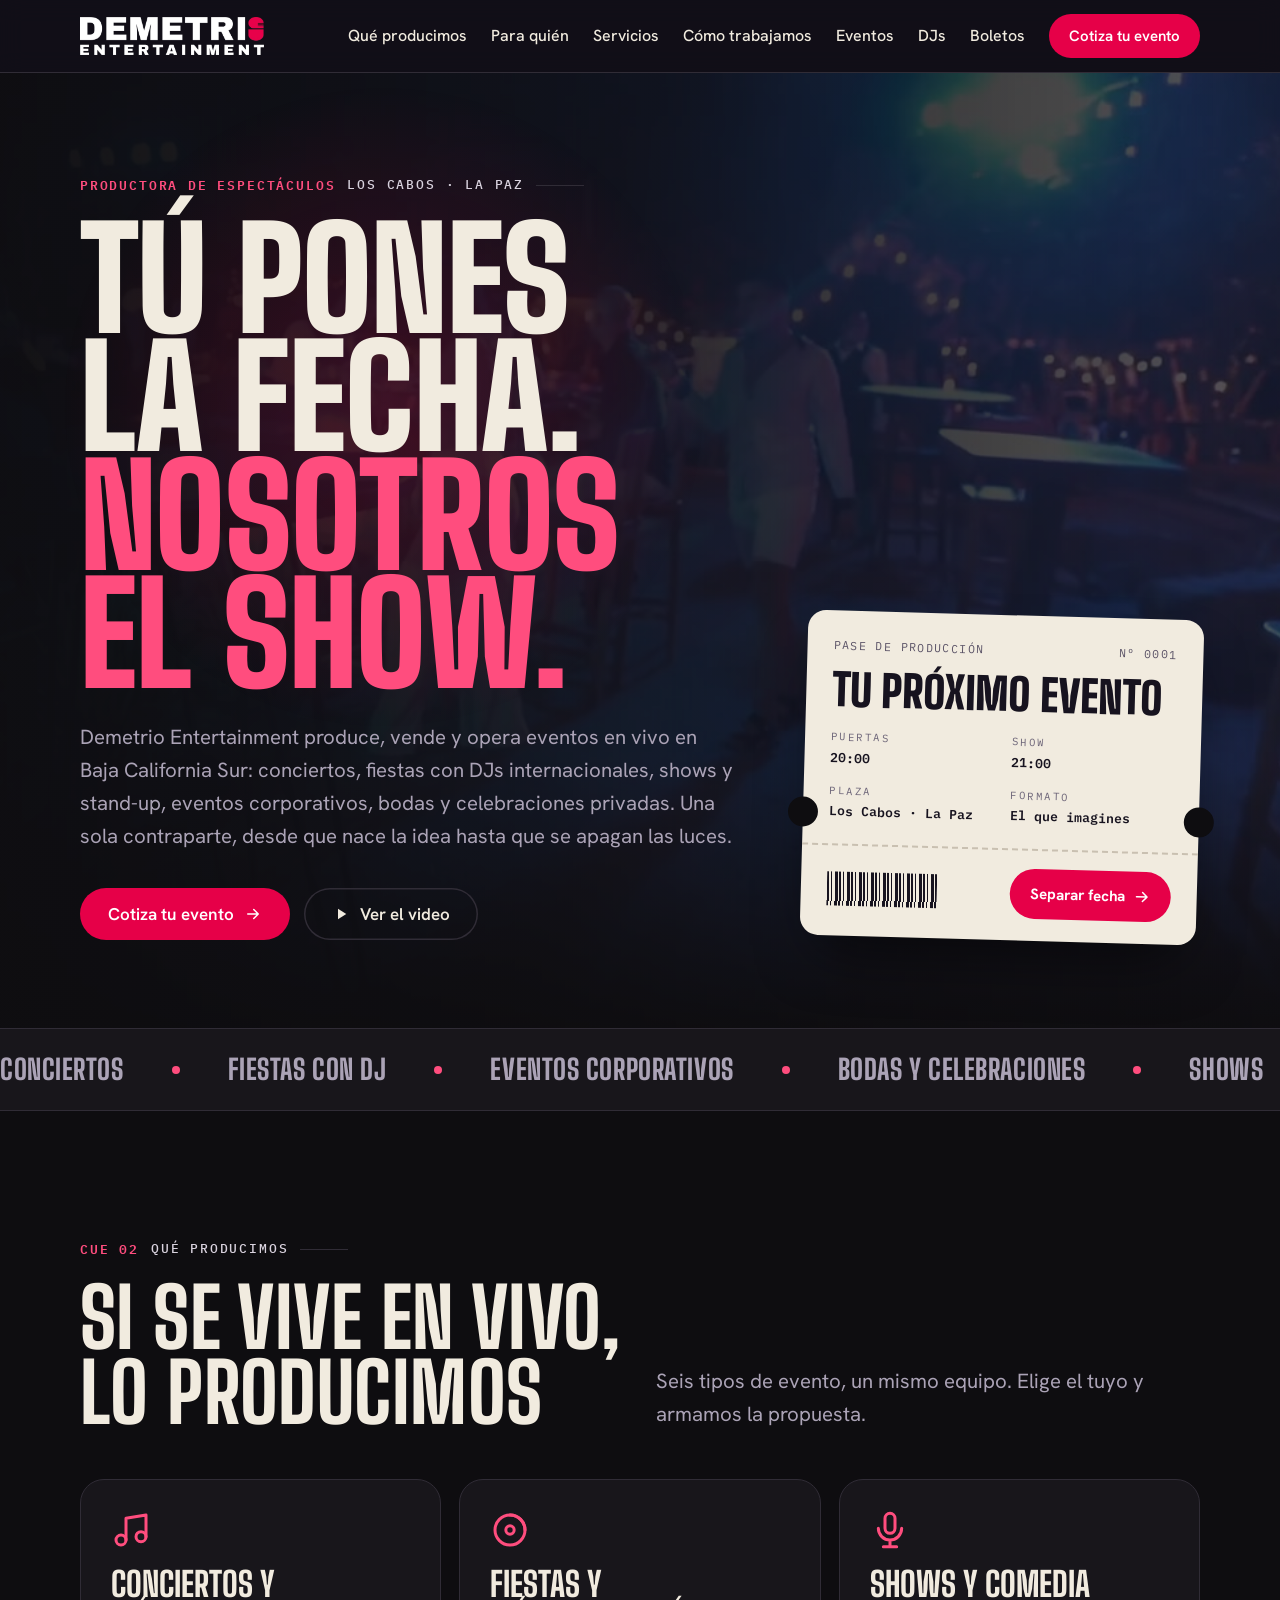
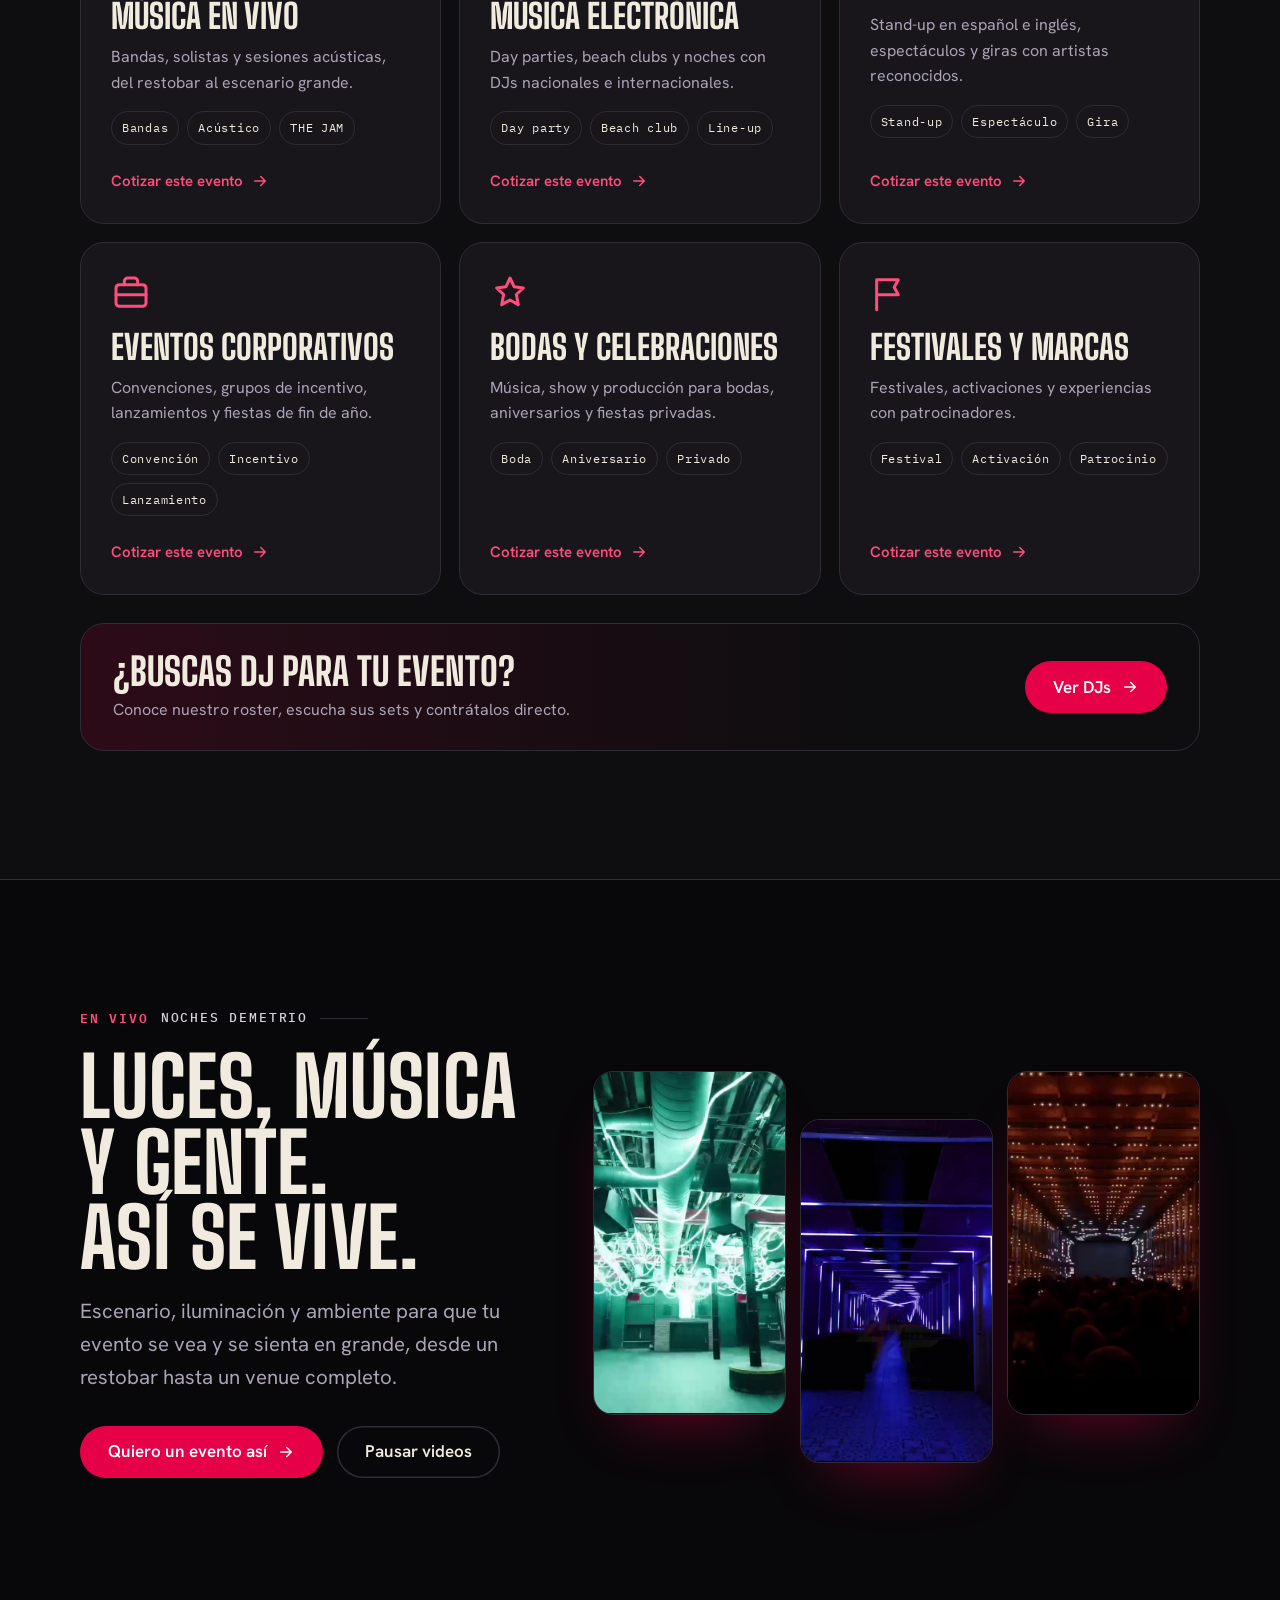
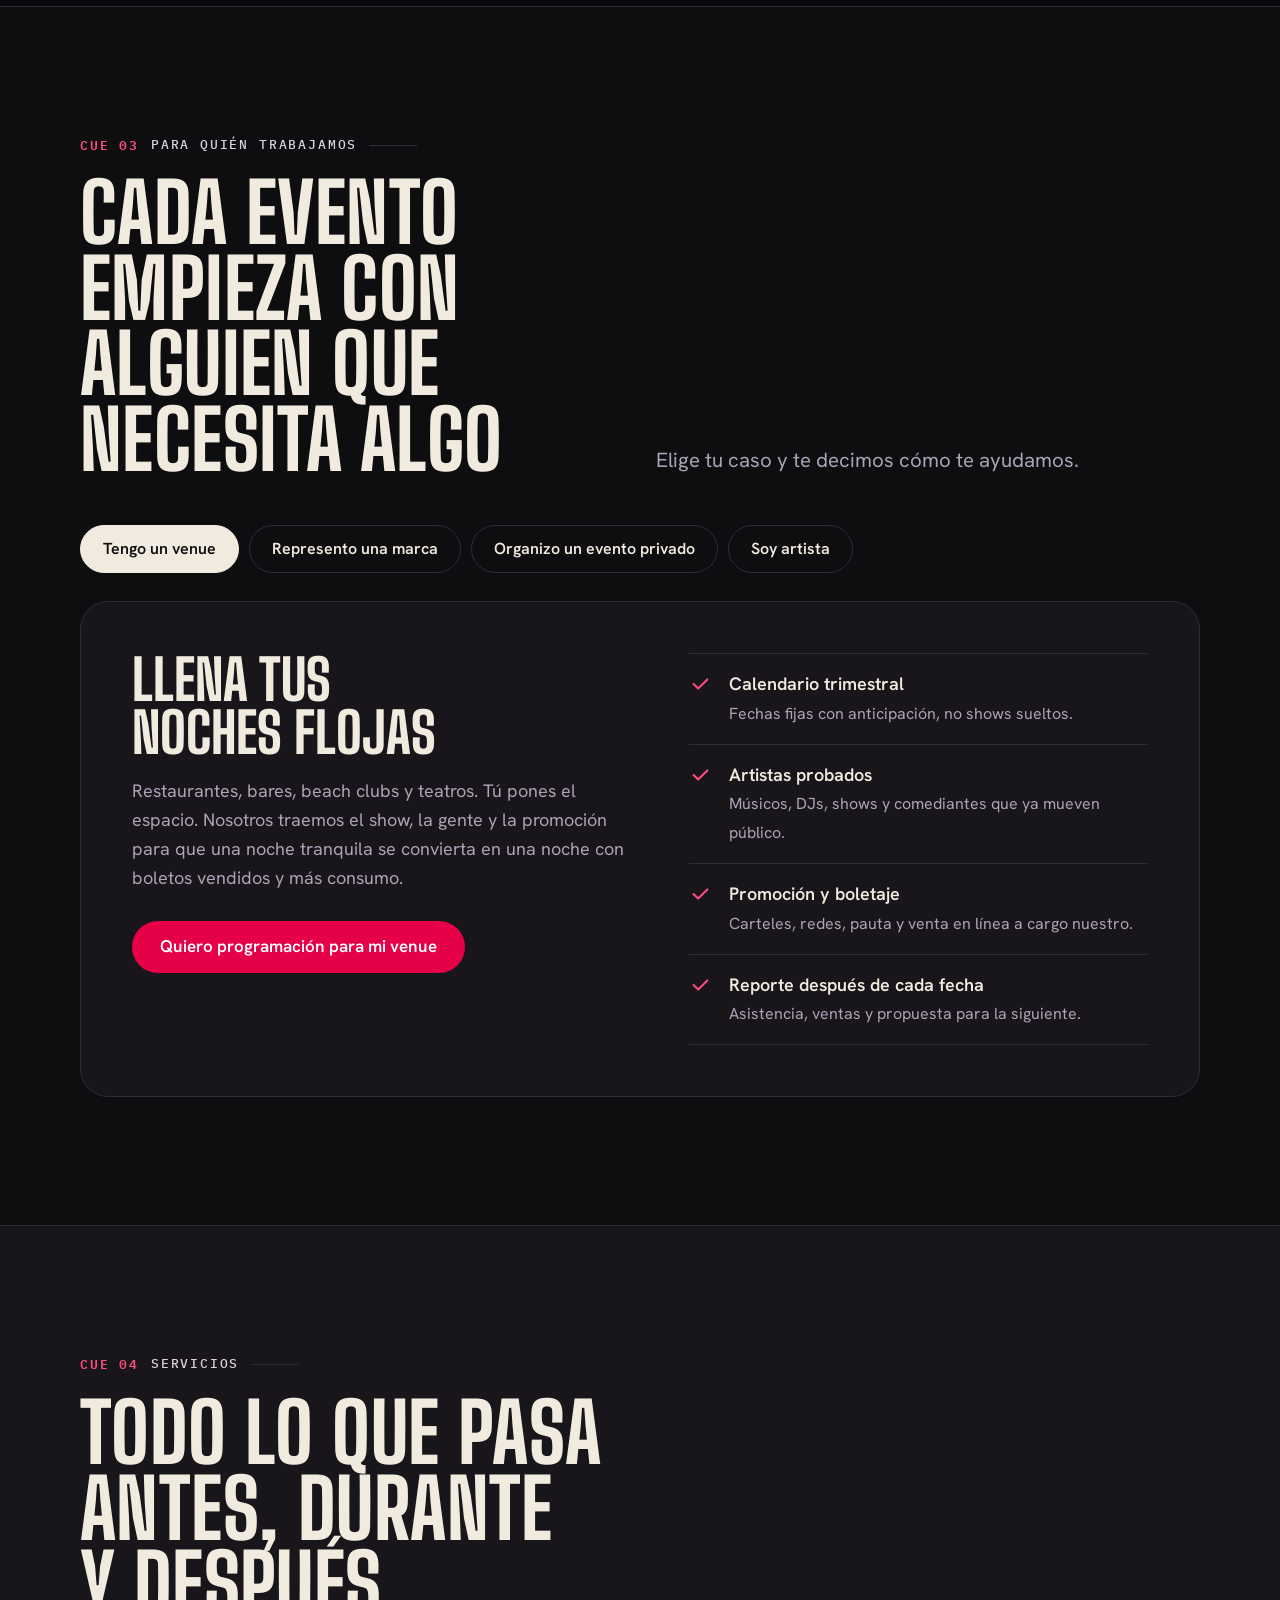
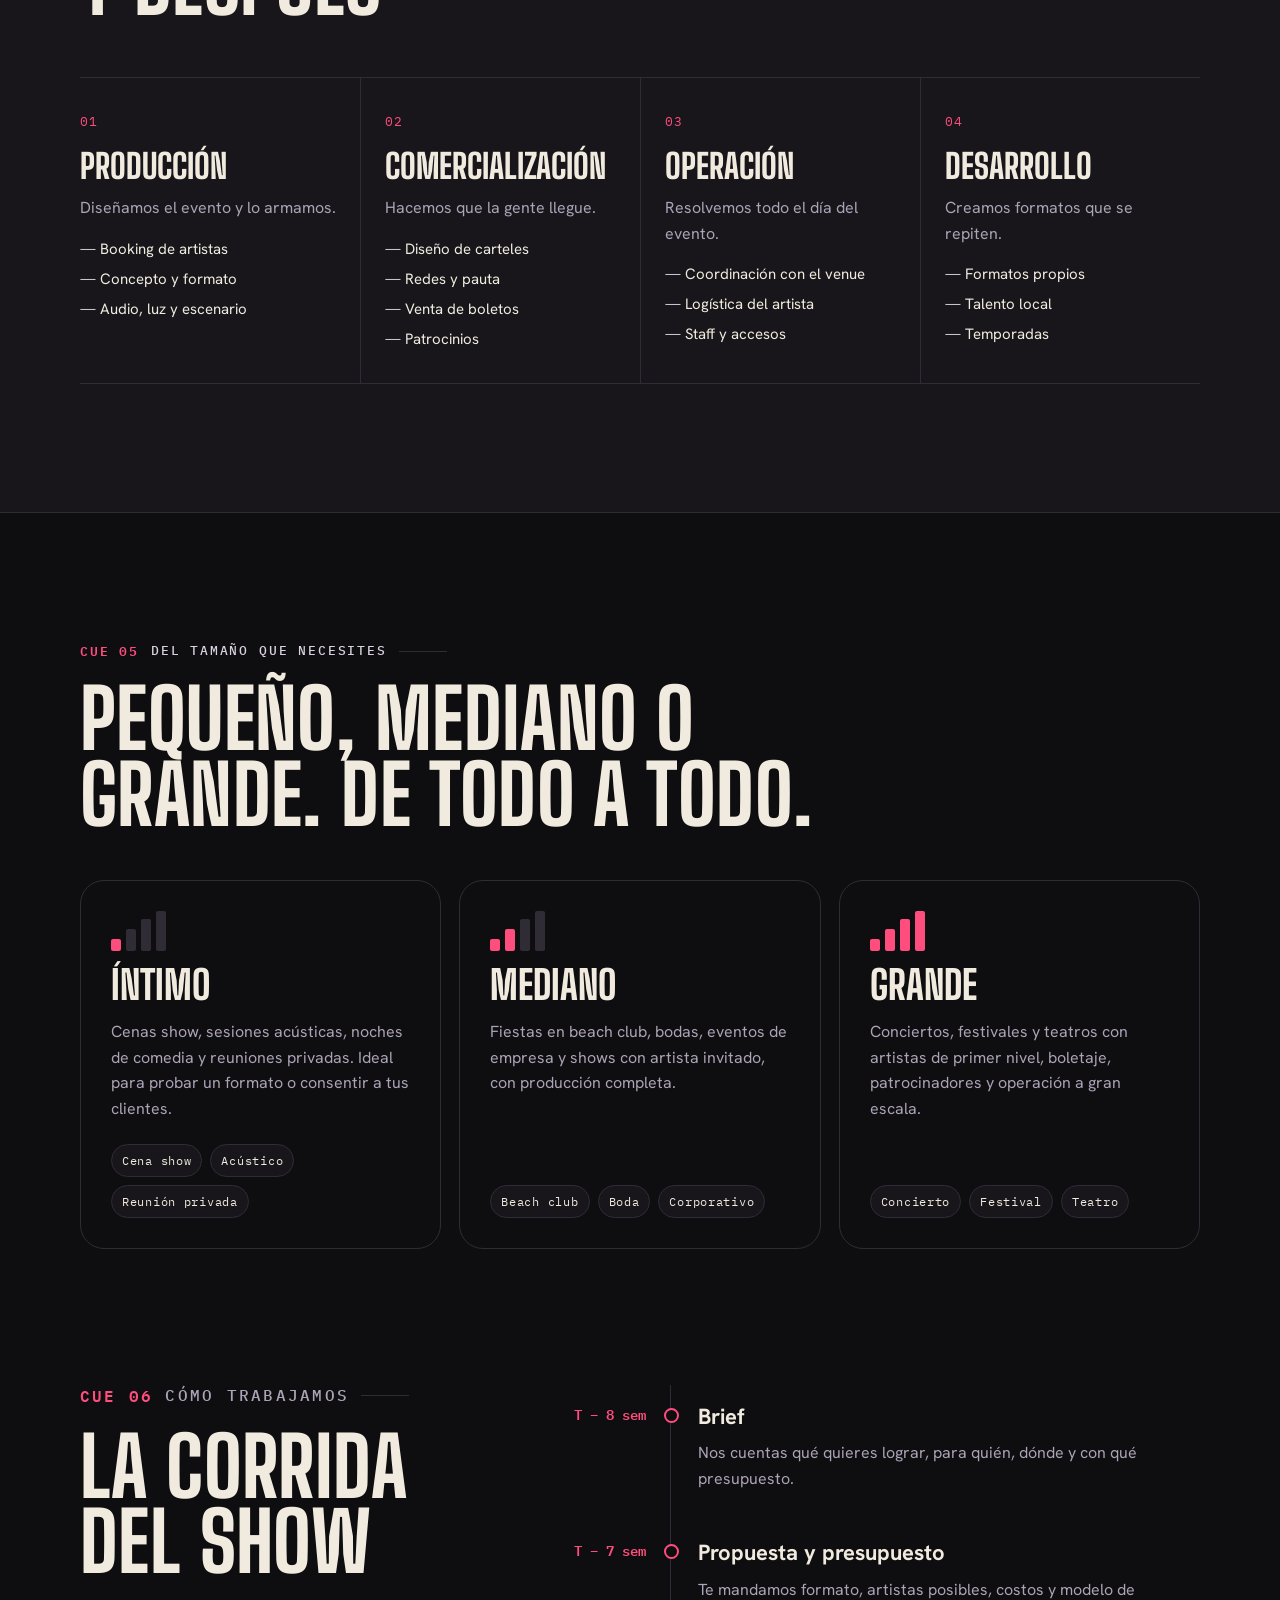
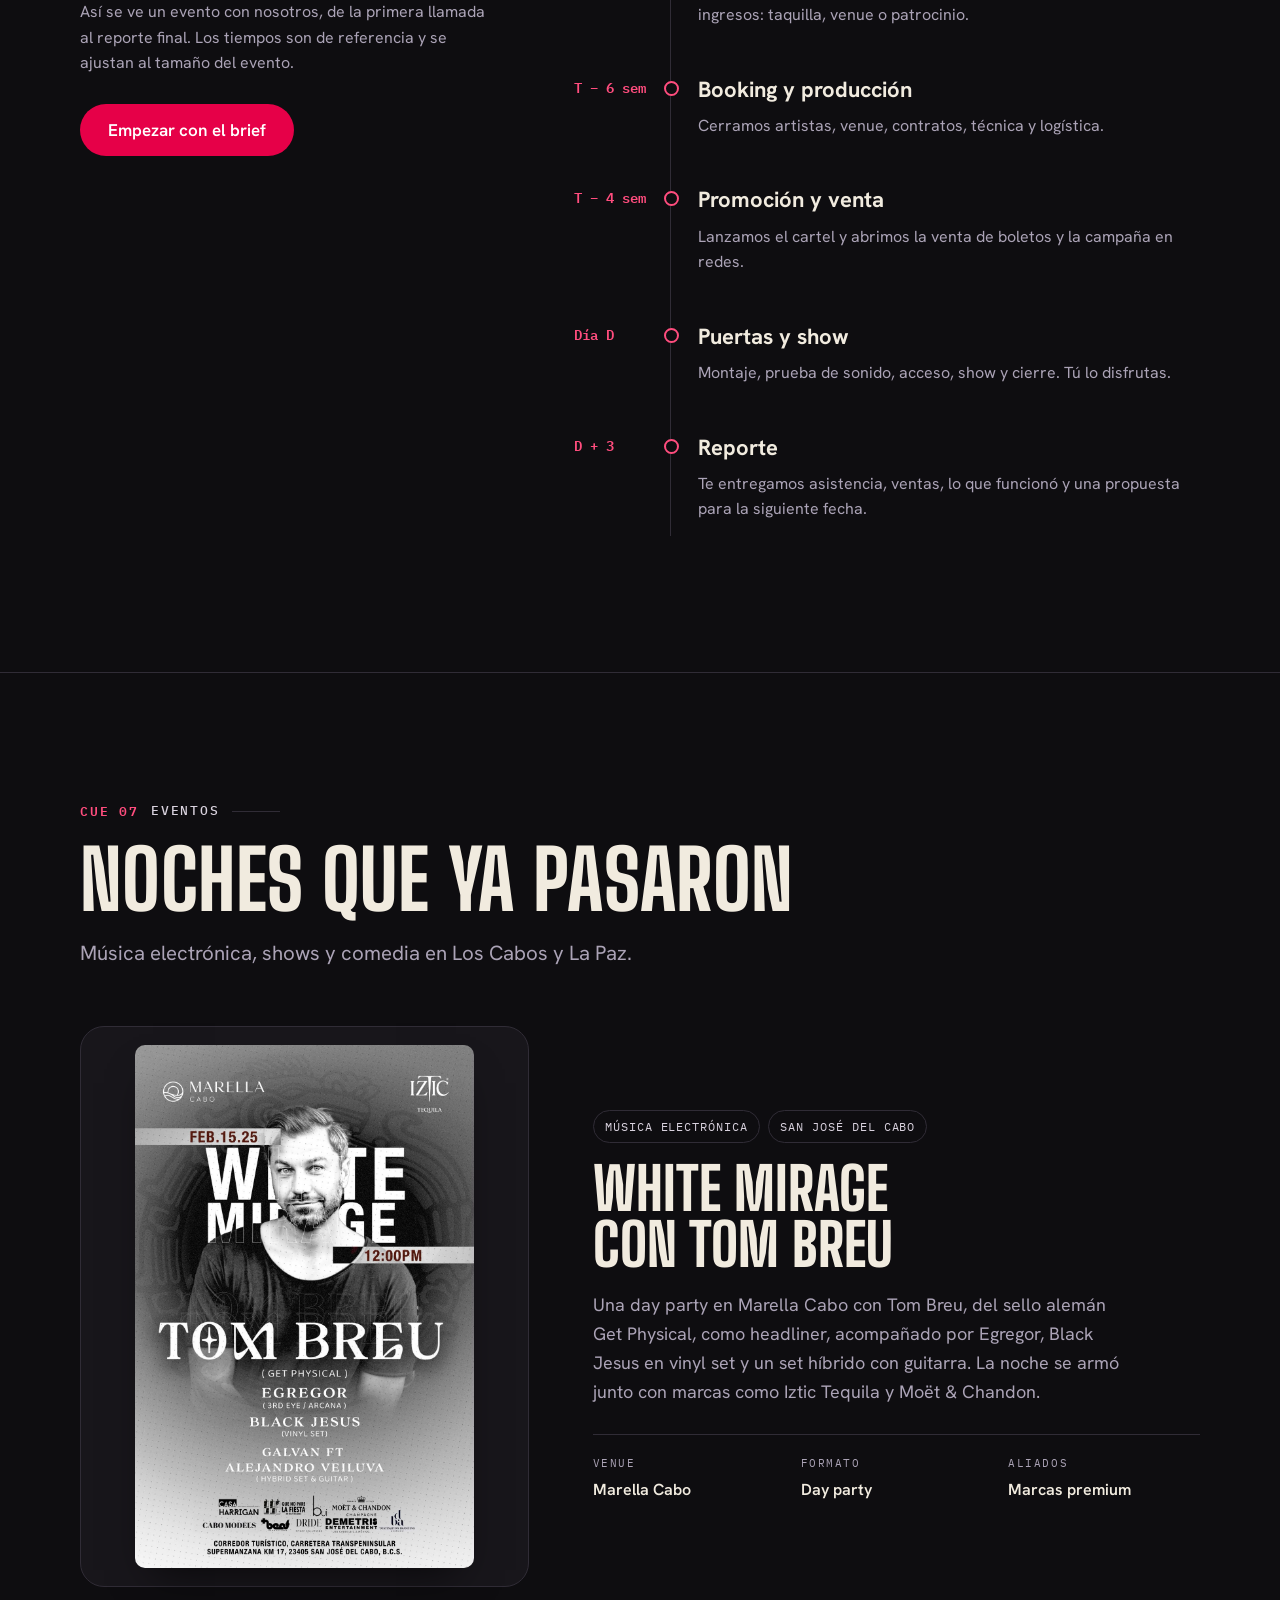
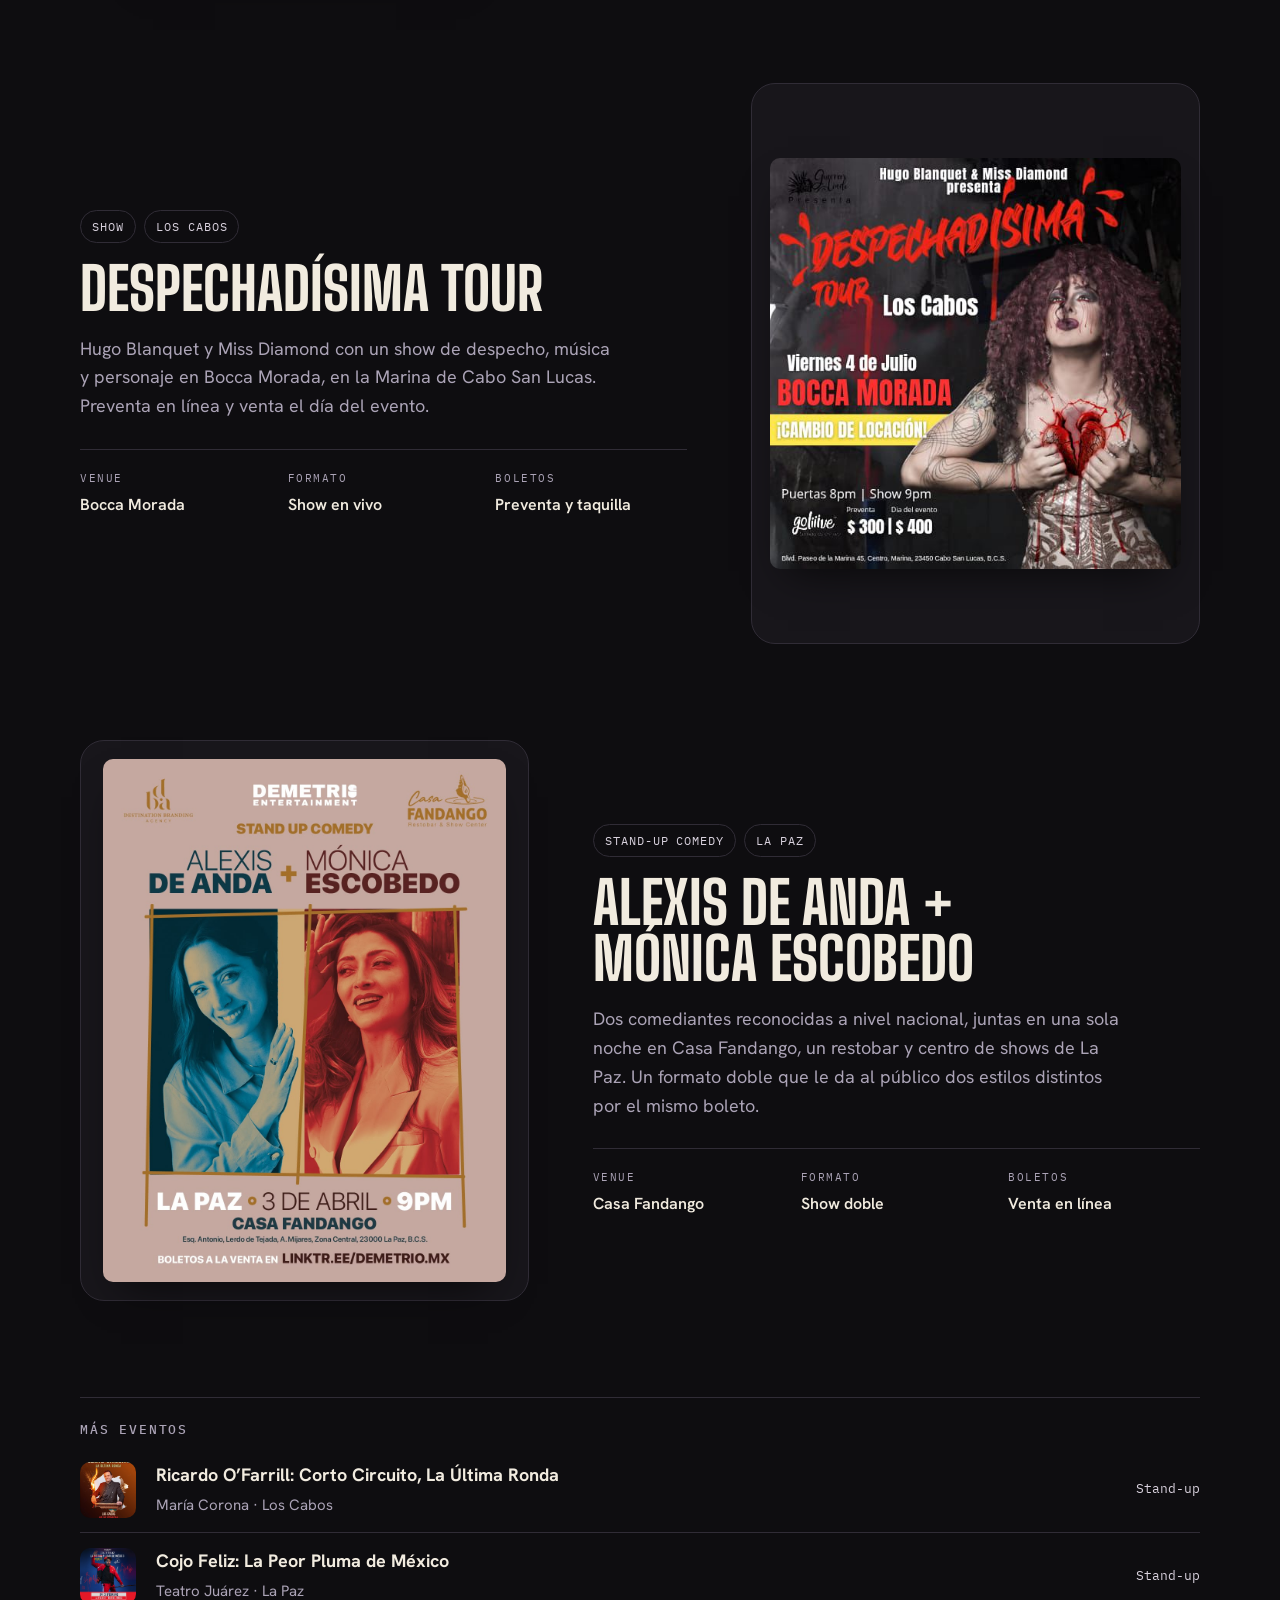
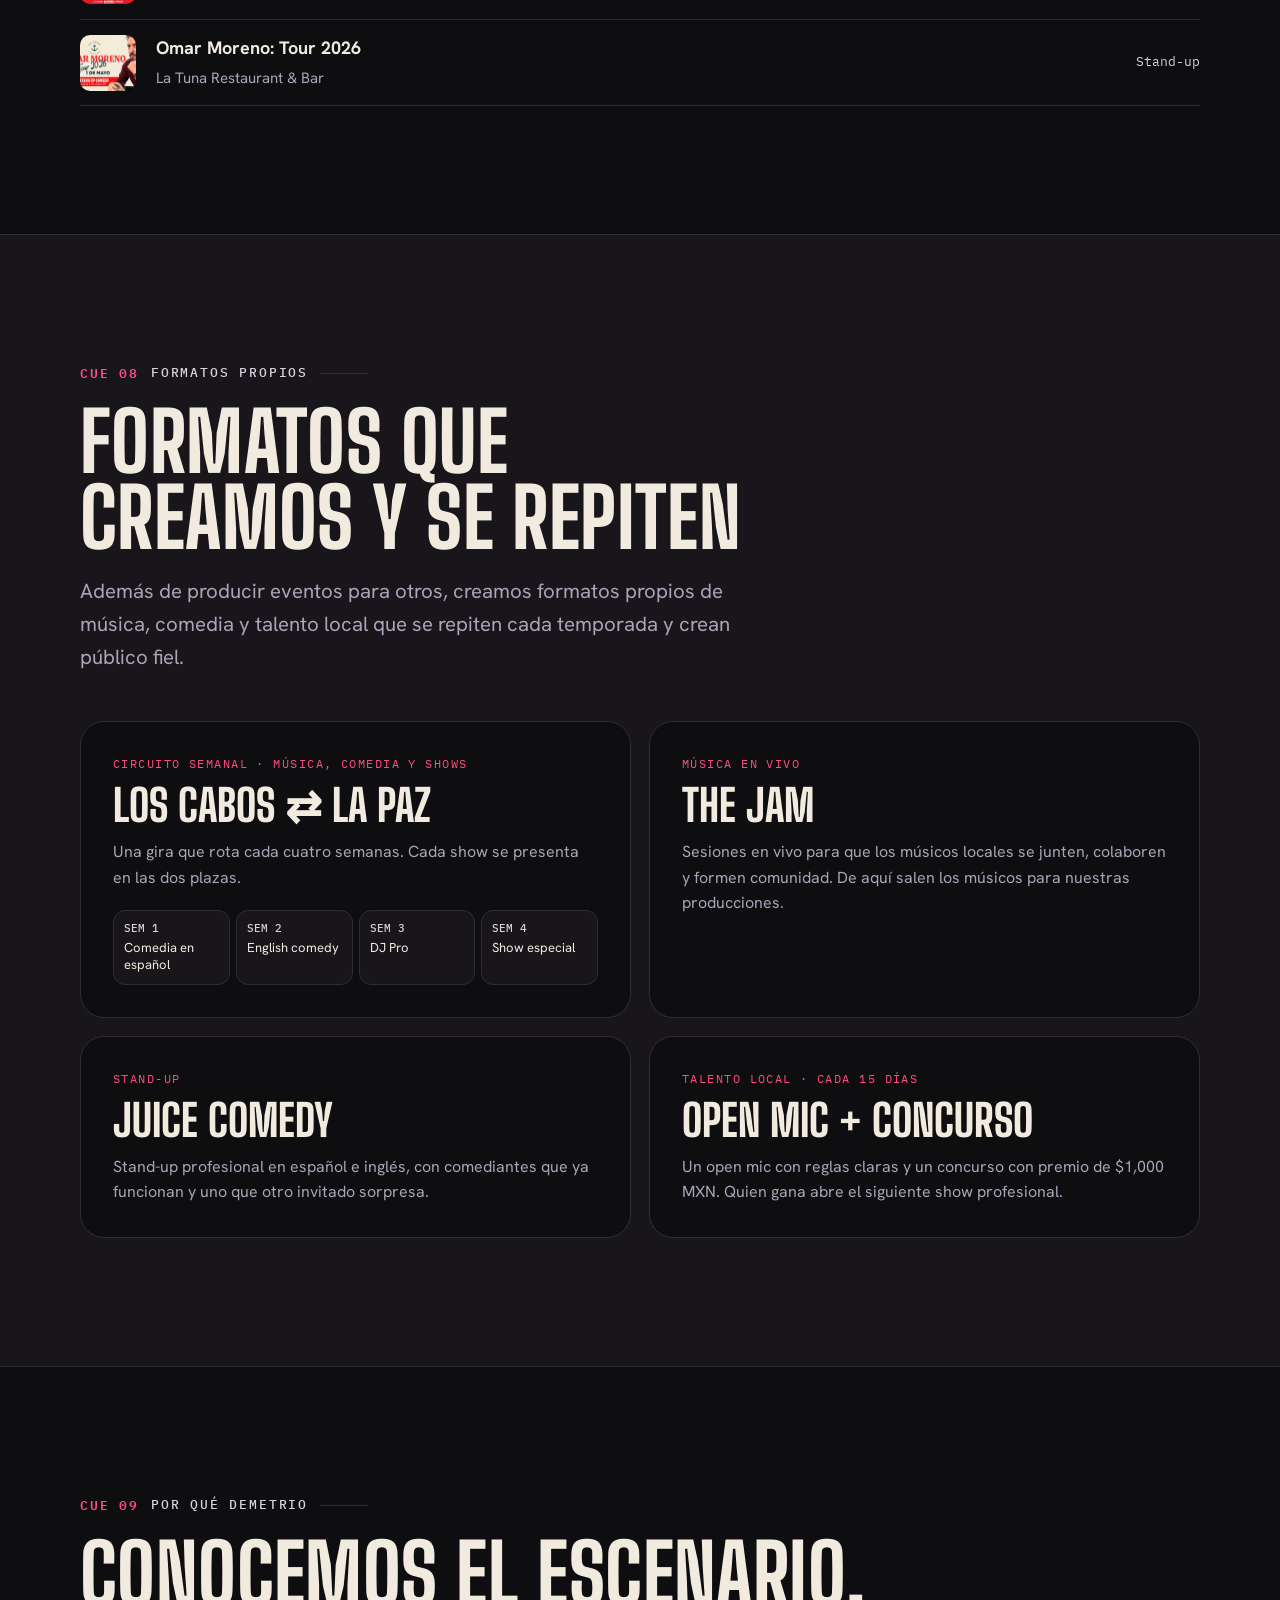
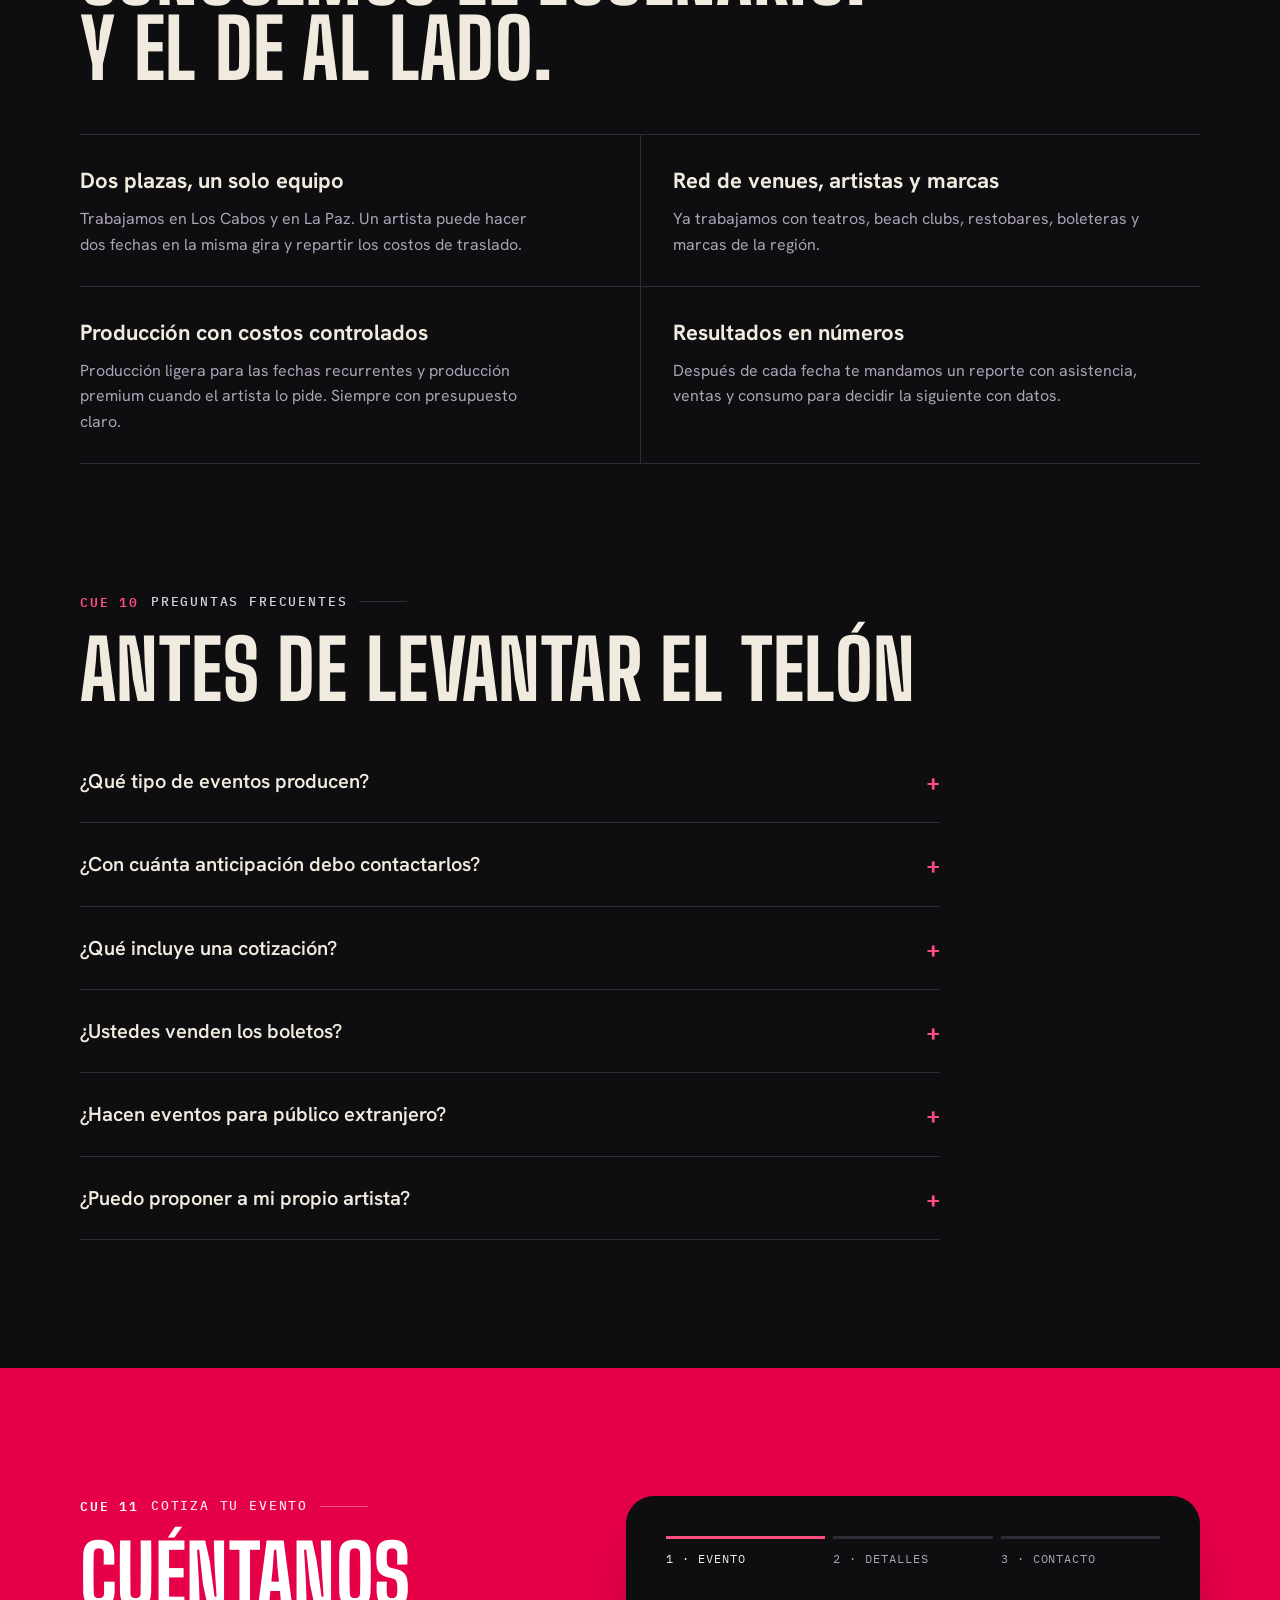
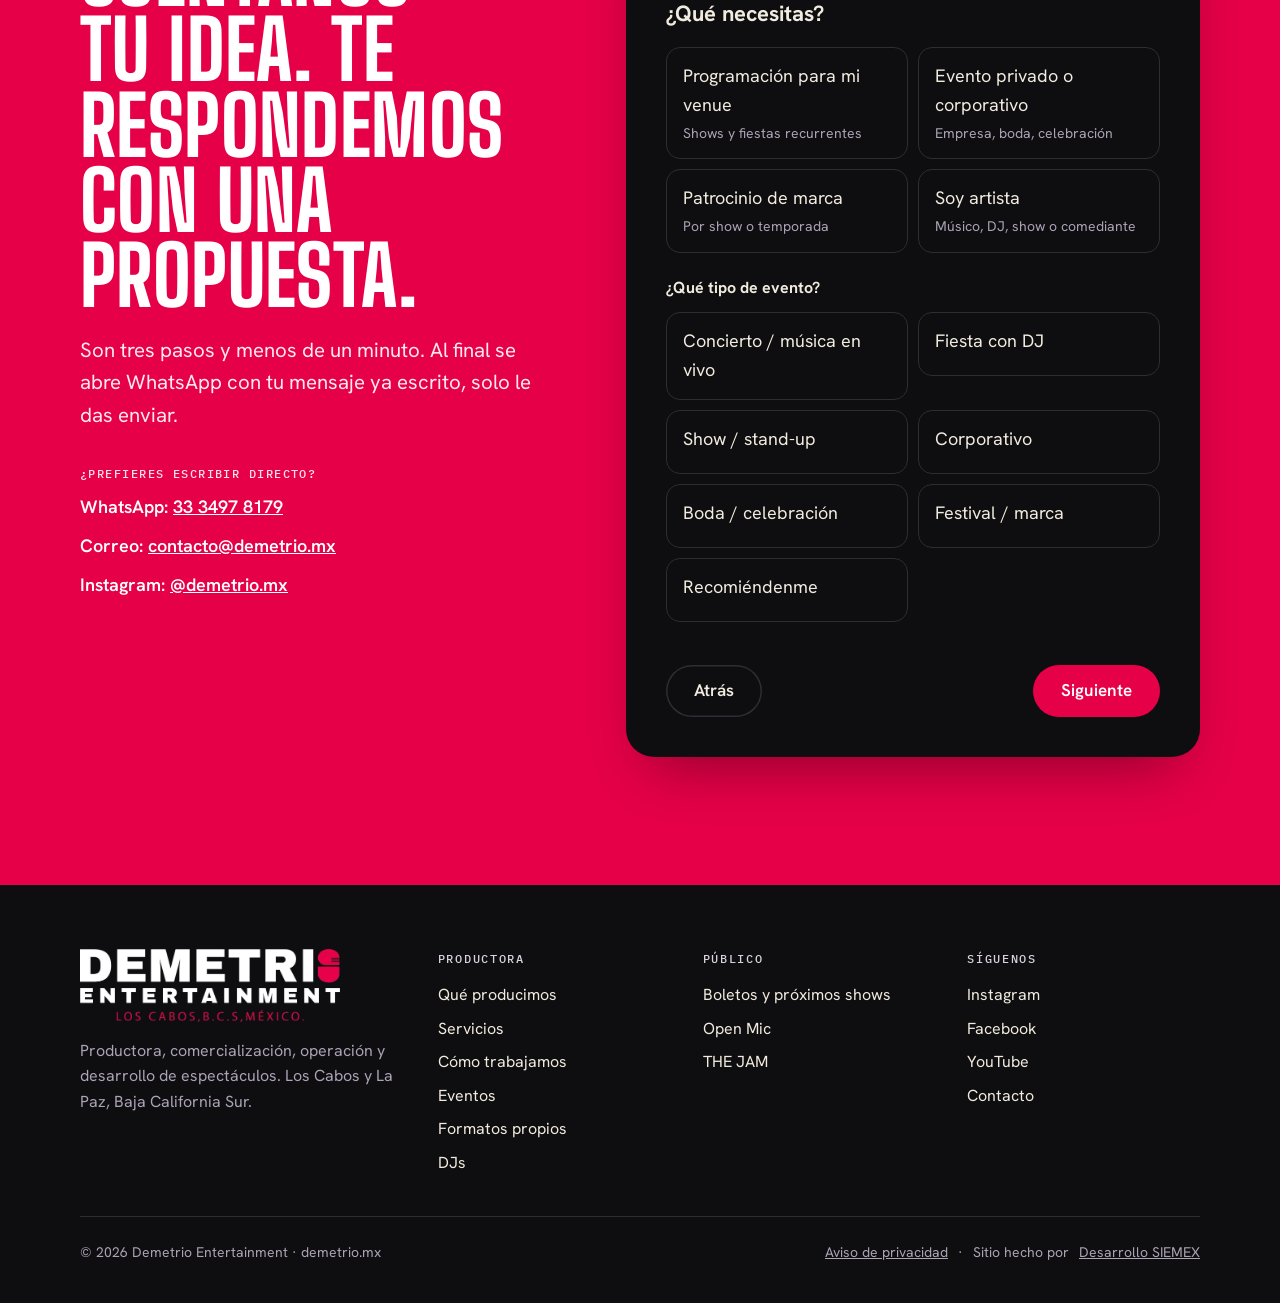
<file: index.html>
<!DOCTYPE html>
<html lang="es">
<head>
<meta charset="utf-8">
<meta name="viewport" content="width=device-width, initial-scale=1">
<title>Demetrio Entertainment</title>
<meta name="description" content="Demetrio Entertainment produce, comercializa y opera espectáculos en Los Cabos y La Paz: conciertos, fiestas con DJs, shows, eventos corporativos, bodas y celebraciones privadas.">
<meta property="og:title" content="Demetrio Entertainment · Productora de espectáculos en Los Cabos y La Paz">
<meta property="og:description" content="Conciertos, fiestas, shows, eventos corporativos y celebraciones en Los Cabos y La Paz. Producción, venta y operación de principio a fin.">
<meta property="og:url" content="https://demetrio.mx/">
<meta property="og:type" content="website">
<meta property="og:locale" content="es_MX">
<meta property="og:site_name" content="Demetrio Entertainment">
<meta property="og:image" content="https://demetrio.mx/og-image.jpg?v=2">
<meta property="og:image:width" content="1200">
<meta property="og:image:height" content="630">
<meta property="og:image:alt" content="Demetrio Entertainment: Tú pones la fecha. Nosotros el show.">
<meta name="twitter:card" content="summary_large_image">
<meta name="theme-color" content="#0E0D10">
<link rel="canonical" href="https://demetrio.mx/">
<link rel="icon" href="/favicon.ico?v=2" sizes="any">
<link rel="icon" type="image/png" sizes="32x32" href="/favicon-32.png?v=2">
<link rel="apple-touch-icon" href="/apple-touch-icon.png?v=2">
<link rel="preconnect" href="https://fonts.googleapis.com">
<link rel="preconnect" href="https://fonts.gstatic.com" crossorigin>
<link href="https://fonts.googleapis.com/css2?family=Big+Shoulders+Display:wght@700;800;900&family=Hanken+Grotesk:wght@400;500;600;700&family=IBM+Plex+Mono:wght@400;500;600&display=swap" rel="stylesheet">
<script type="application/ld+json">
{
 "@context": "https://schema.org",
 "@type": "Organization",
 "@id": "https://demetrio.mx/#org",
 "name": "Demetrio Entertainment",
 "url": "https://demetrio.mx/",
 "logo": "https://demetrio.mx/assets/brand/logo-demetrio-full.png",
 "image": "https://demetrio.mx/og-image.jpg",
 "description": "Productora de espectáculos en Los Cabos y La Paz, Baja California Sur: conciertos, fiestas con DJs, shows y stand-up, eventos corporativos, bodas y celebraciones privadas.",
 "email": "contacto@demetrio.mx",
 "telephone": "+52 33 3497 8179",
 "areaServed": [
  {
   "@type": "City",
   "name": "Los Cabos"
  },
  {
   "@type": "City",
   "name": "La Paz"
  },
  {
   "@type": "State",
   "name": "Baja California Sur"
  }
 ],
 "sameAs": [
  "https://www.facebook.com/demetrio.mx",
  "https://www.instagram.com/demetrio.mx",
  "https://www.youtube.com/@demetriocabo8282"
 ],
 "contactPoint": {
  "@type": "ContactPoint",
  "contactType": "Contrataciones y cotizaciones",
  "telephone": "+52 33 3497 8179",
  "email": "contacto@demetrio.mx",
  "availableLanguage": [
   "es",
   "en"
  ]
 }
}
</script>
<link rel="stylesheet" href="/assets/css/site.css?v=5">
</head>
<body>

<header class="nav">
  <div class="wrap nav-in">
    <a class="logo" href="#inicio"><img src="assets/brand/logo-demetrio.png" alt="Demetrio Entertainment" width="184" height="38"></a>
    <button class="menu-btn" id="menuBtn" aria-expanded="false" aria-controls="navLinks">Menú</button>
    <nav class="links" id="navLinks" aria-label="Principal">
      <a href="#que-producimos">Qué producimos</a>
      <a href="#para-quien">Para quién</a>
      <a href="#servicios">Servicios</a>
      <a href="#proceso">Cómo trabajamos</a>
      <a href="#eventos">Eventos</a>
      <a href="/djs/">DJs</a>
      <a href="https://linktr.ee/demetrio.mx">Boletos</a>
      <a class="btn btn-primary" href="#cotiza">Cotiza tu evento</a>
    </nav>
  </div>
</header>

<main>
<!-- CUE 01 · APERTURA -->
<section class="hero" id="inicio">
  <div class="hero-media" aria-hidden="true">
    <video id="heroVid" muted loop playsinline preload="metadata" poster="assets/video/hero-loop.jpg"><source src="assets/video/hero-loop.mp4" type="video/mp4"></video>
  </div>
  <div class="wrap hero-grid">
    <div>
      <p class="cue"><b>Productora de espectáculos</b> Los Cabos · La Paz</p>
      <h1>Tú pones la fecha.<span class="lit">Nosotros el show.</span></h1>
      <p class="lead">Demetrio Entertainment produce, vende y opera eventos en vivo en Baja California Sur: conciertos, fiestas con DJs internacionales, shows y stand-up, eventos corporativos, bodas y celebraciones privadas. Una sola contraparte, desde que nace la idea hasta que se apagan las luces.</p>
      <div class="hero-ctas">
        <a class="btn btn-primary" href="#cotiza">Cotiza tu evento
          <svg class="arrow" viewBox="0 0 24 24" fill="none" stroke="currentColor" stroke-width="2" stroke-linecap="round" stroke-linejoin="round" aria-hidden="true"><path d="M5 12h14M13 6l6 6-6 6"/></svg></a>
        <button type="button" class="btn btn-ghost" id="openVideo"><svg class="arrow" viewBox="0 0 24 24" fill="currentColor" aria-hidden="true"><path d="M8 5v14l11-7z"/></svg> Ver el video</button>
      </div>
    </div>
    <aside class="ticket" aria-label="Pase de producción">
      <div class="t-top"><span>Pase de producción</span><span>Nº 0001</span></div>
      <p class="t-title">Tu próximo evento</p>
      <dl class="t-rows">
        <div><dt>Puertas</dt><dd>20:00</dd></div>
        <div><dt>Show</dt><dd>21:00</dd></div>
        <div><dt>Plaza</dt><dd>Los Cabos · La Paz</dd></div>
        <div><dt>Formato</dt><dd>El que imagines</dd></div>
      </dl>
      <div class="t-cut" aria-hidden="true"></div>
      <div class="t-foot">
        <div class="barcode" aria-hidden="true"></div>
        <a href="#cotiza">Separar fecha
          <svg class="arrow" viewBox="0 0 24 24" fill="none" stroke="currentColor" stroke-width="2" stroke-linecap="round" stroke-linejoin="round" aria-hidden="true"><path d="M5 12h14M13 6l6 6-6 6"/></svg></a>
      </div>
    </aside>
  </div>
</section>

<div class="marquee" aria-hidden="true">
  <div class="marquee-track">
    <span>Conciertos</span><span>Fiestas con DJ</span><span>Eventos corporativos</span><span>Bodas y celebraciones</span><span>Shows</span><span>Stand-up</span><span>Activaciones de marca</span><span>Festivales</span>
    <span>Conciertos</span><span>Fiestas con DJ</span><span>Eventos corporativos</span><span>Bodas y celebraciones</span><span>Shows</span><span>Stand-up</span><span>Activaciones de marca</span><span>Festivales</span>
  </div>
</div>


<!-- QUÉ PRODUCIMOS -->
<section id="que-producimos">
  <div class="wrap">
    <div class="aud-head">
      <div>
        <p class="cue"><b>Cue 02</b> Qué producimos</p>
        <h2 class="h2" style="margin-top:20px">Si se vive en vivo, lo producimos</h2>
      </div>
      <p class="lead">Seis tipos de evento, un mismo equipo. Elige el tuyo y armamos la propuesta.</p>
    </div>
    <div class="types">
      <a class="type" href="#cotiza" data-ev="s-vivo">
        <svg class="type-ic" viewBox="0 0 24 24" fill="none" stroke="currentColor" stroke-width="1.8" stroke-linecap="round" stroke-linejoin="round" aria-hidden="true"><path d="M9 18V5l12-2v13"/><circle cx="6" cy="18" r="3"/><circle cx="18" cy="16" r="3"/></svg>
        <h3>Conciertos y música en vivo</h3>
        <p>Bandas, solistas y sesiones acústicas, del restobar al escenario grande.</p>
        <div class="tags"><span>Bandas</span><span>Acústico</span><span>THE JAM</span></div>
        <span class="type-cta">Cotizar este evento <svg class="arrow" viewBox="0 0 24 24" fill="none" stroke="currentColor" stroke-width="2" stroke-linecap="round" stroke-linejoin="round" aria-hidden="true"><path d="M5 12h14M13 6l6 6-6 6"/></svg></span>
      </a>
      <a class="type" href="#cotiza" data-ev="s-dj">
        <svg class="type-ic" viewBox="0 0 24 24" fill="none" stroke="currentColor" stroke-width="1.8" stroke-linecap="round" stroke-linejoin="round" aria-hidden="true"><circle cx="12" cy="12" r="9"/><circle cx="12" cy="12" r="2.5"/><path d="M12 3a9 9 0 0 1 9 9"/></svg>
        <h3>Fiestas y música electrónica</h3>
        <p>Day parties, beach clubs y noches con DJs nacionales e internacionales.</p>
        <div class="tags"><span>Day party</span><span>Beach club</span><span>Line-up</span></div>
        <span class="type-cta">Cotizar este evento <svg class="arrow" viewBox="0 0 24 24" fill="none" stroke="currentColor" stroke-width="2" stroke-linecap="round" stroke-linejoin="round" aria-hidden="true"><path d="M5 12h14M13 6l6 6-6 6"/></svg></span>
      </a>
      <a class="type" href="#cotiza" data-ev="s-comedia">
        <svg class="type-ic" viewBox="0 0 24 24" fill="none" stroke="currentColor" stroke-width="1.8" stroke-linecap="round" stroke-linejoin="round" aria-hidden="true"><rect x="9" y="2" width="6" height="12" rx="3"/><path d="M5 11a7 7 0 0 0 14 0M12 18v4M8 22h8"/></svg>
        <h3>Shows y comedia</h3>
        <p>Stand-up en español e inglés, espectáculos y giras con artistas reconocidos.</p>
        <div class="tags"><span>Stand-up</span><span>Espectáculo</span><span>Gira</span></div>
        <span class="type-cta">Cotizar este evento <svg class="arrow" viewBox="0 0 24 24" fill="none" stroke="currentColor" stroke-width="2" stroke-linecap="round" stroke-linejoin="round" aria-hidden="true"><path d="M5 12h14M13 6l6 6-6 6"/></svg></span>
      </a>
      <a class="type" href="#cotiza" data-ev="s-corp">
        <svg class="type-ic" viewBox="0 0 24 24" fill="none" stroke="currentColor" stroke-width="1.8" stroke-linecap="round" stroke-linejoin="round" aria-hidden="true"><rect x="3" y="7" width="18" height="13" rx="2"/><path d="M8 7V5a2 2 0 0 1 2-2h4a2 2 0 0 1 2 2v2M3 13h18"/></svg>
        <h3>Eventos corporativos</h3>
        <p>Convenciones, grupos de incentivo, lanzamientos y fiestas de fin de año.</p>
        <div class="tags"><span>Convención</span><span>Incentivo</span><span>Lanzamiento</span></div>
        <span class="type-cta">Cotizar este evento <svg class="arrow" viewBox="0 0 24 24" fill="none" stroke="currentColor" stroke-width="2" stroke-linecap="round" stroke-linejoin="round" aria-hidden="true"><path d="M5 12h14M13 6l6 6-6 6"/></svg></span>
      </a>
      <a class="type" href="#cotiza" data-ev="s-boda">
        <svg class="type-ic" viewBox="0 0 24 24" fill="none" stroke="currentColor" stroke-width="1.8" stroke-linecap="round" stroke-linejoin="round" aria-hidden="true"><path d="M12 3l2.4 5.2L20 9l-4.2 3.9L17 19l-5-2.8L7 19l1.2-6.1L4 9l5.6-.8z"/></svg>
        <h3>Bodas y celebraciones</h3>
        <p>Música, show y producción para bodas, aniversarios y fiestas privadas.</p>
        <div class="tags"><span>Boda</span><span>Aniversario</span><span>Privado</span></div>
        <span class="type-cta">Cotizar este evento <svg class="arrow" viewBox="0 0 24 24" fill="none" stroke="currentColor" stroke-width="2" stroke-linecap="round" stroke-linejoin="round" aria-hidden="true"><path d="M5 12h14M13 6l6 6-6 6"/></svg></span>
      </a>
      <a class="type" href="#cotiza" data-ev="s-fest">
        <svg class="type-ic" viewBox="0 0 24 24" fill="none" stroke="currentColor" stroke-width="1.8" stroke-linecap="round" stroke-linejoin="round" aria-hidden="true"><path d="M4 22V4M4 4h13l-2.5 4.5L17 13H4"/></svg>
        <h3>Festivales y marcas</h3>
        <p>Festivales, activaciones y experiencias con patrocinadores.</p>
        <div class="tags"><span>Festival</span><span>Activación</span><span>Patrocinio</span></div>
        <span class="type-cta">Cotizar este evento <svg class="arrow" viewBox="0 0 24 24" fill="none" stroke="currentColor" stroke-width="2" stroke-linecap="round" stroke-linejoin="round" aria-hidden="true"><path d="M5 12h14M13 6l6 6-6 6"/></svg></span>
      </a>
    </div>
    <div class="dj-teaser">
      <div><h3>¿Buscas DJ para tu evento?</h3><p>Conoce nuestro roster, escucha sus sets y contrátalos directo.</p></div>
      <a class="btn btn-primary" href="/djs/">Ver DJs <svg class="arrow" viewBox="0 0 24 24" fill="none" stroke="currentColor" stroke-width="2" stroke-linecap="round" stroke-linejoin="round" aria-hidden="true"><path d="M5 12h14M13 6l6 6-6 6"/></svg></a>
    </div>
  </div>
</section>

<!-- EN VIVO -->
<section class="envivo" id="en-vivo">
  <div class="wrap envivo-grid">
    <div class="envivo-copy">
      <p class="cue"><b>En vivo</b> Noches Demetrio</p>
      <h2 class="h2" style="margin-top:20px">Luces, música y gente. Así se vive.</h2>
      <p class="lead" style="margin-top:20px">Escenario, iluminación y ambiente para que tu evento se vea y se sienta en grande, desde un restobar hasta un venue completo.</p>
      <div class="hero-ctas">
        <a class="btn btn-primary" href="#cotiza">Quiero un evento así <svg class="arrow" viewBox="0 0 24 24" fill="none" stroke="currentColor" stroke-width="2" stroke-linecap="round" stroke-linejoin="round" aria-hidden="true"><path d="M5 12h14M13 6l6 6-6 6"/></svg></a>
        <button type="button" class="btn btn-ghost" id="reelToggle" aria-pressed="false">Pausar videos</button>
      </div>
    </div>
    <div class="reels">
        <figure class="reel"><video muted loop playsinline preload="none" poster="assets/video/envivo-1.jpg" aria-label="Video de un evento de Demetrio: instalaciones de luz en un venue"><source src="assets/video/envivo-1.mp4" type="video/mp4"></video></figure>
        <figure class="reel"><video muted loop playsinline preload="none" poster="assets/video/envivo-2.jpg" aria-label="Video de un evento de Demetrio: túnel de luces"><source src="assets/video/envivo-2.mp4" type="video/mp4"></video></figure>
        <figure class="reel"><video muted loop playsinline preload="none" poster="assets/video/envivo-3.jpg" aria-label="Video de un evento de Demetrio: escenario y luces"><source src="assets/video/envivo-3.mp4" type="video/mp4"></video></figure>
    </div>
  </div>
</section>

<!-- CUE 03 · PARA QUIÉN -->
<section id="para-quien">
  <div class="wrap">
    <div class="aud-head">
      <div>
        <p class="cue"><b>Cue 03</b> Para quién trabajamos</p>
        <h2 class="h2" style="margin-top:20px">Cada evento empieza con alguien que necesita algo</h2>
      </div>
      <p class="lead">Elige tu caso y te decimos cómo te ayudamos.</p>
    </div>
    <div class="tabs" role="tablist" aria-label="Tipo de cliente">
      <button class="tab" role="tab" id="t-venue" aria-controls="p-venue" aria-selected="true">Tengo un venue</button>
      <button class="tab" role="tab" id="t-marca" aria-controls="p-marca" aria-selected="false" tabindex="-1">Represento una marca</button>
      <button class="tab" role="tab" id="t-privado" aria-controls="p-privado" aria-selected="false" tabindex="-1">Organizo un evento privado</button>
      <button class="tab" role="tab" id="t-talento" aria-controls="p-talento" aria-selected="false" tabindex="-1">Soy artista</button>
    </div>

    <div class="panel" role="tabpanel" id="p-venue" aria-labelledby="t-venue">
      <div>
        <h3>Llena tus noches flojas</h3>
        <p class="pain">Restaurantes, bares, beach clubs y teatros. Tú pones el espacio. Nosotros traemos el show, la gente y la promoción para que una noche tranquila se convierta en una noche con boletos vendidos y más consumo.</p>
        <a class="btn btn-primary" href="#cotiza" data-pick="venue">Quiero programación para mi venue</a>
      </div>
      <ul class="checks">
        <li><svg viewBox="0 0 24 24" fill="none" stroke="currentColor" stroke-width="2.2" stroke-linecap="round" stroke-linejoin="round" aria-hidden="true"><path d="M5 12l5 5L20 7"/></svg><div><strong>Calendario trimestral</strong><span>Fechas fijas con anticipación, no shows sueltos.</span></div></li>
        <li><svg viewBox="0 0 24 24" fill="none" stroke="currentColor" stroke-width="2.2" stroke-linecap="round" stroke-linejoin="round" aria-hidden="true"><path d="M5 12l5 5L20 7"/></svg><div><strong>Artistas probados</strong><span>Músicos, DJs, shows y comediantes que ya mueven público.</span></div></li>
        <li><svg viewBox="0 0 24 24" fill="none" stroke="currentColor" stroke-width="2.2" stroke-linecap="round" stroke-linejoin="round" aria-hidden="true"><path d="M5 12l5 5L20 7"/></svg><div><strong>Promoción y boletaje</strong><span>Carteles, redes, pauta y venta en línea a cargo nuestro.</span></div></li>
        <li><svg viewBox="0 0 24 24" fill="none" stroke="currentColor" stroke-width="2.2" stroke-linecap="round" stroke-linejoin="round" aria-hidden="true"><path d="M5 12l5 5L20 7"/></svg><div><strong>Reporte después de cada fecha</strong><span>Asistencia, ventas y propuesta para la siguiente.</span></div></li>
      </ul>
    </div>

    <div class="panel" role="tabpanel" id="p-marca" aria-labelledby="t-marca" hidden>
      <div>
        <h3>Pon tu marca donde está la gente</h3>
        <p class="pain">Bebidas, hoteles, inmobiliarias, marcas de moda. Ponemos tu marca en noches que la gente ya quiere vivir, en lugar de un anuncio que se ignora.</p>
        <a class="btn btn-primary" href="#cotiza" data-pick="marca">Quiero patrocinar</a>
      </div>
      <ul class="checks">
        <li><svg viewBox="0 0 24 24" fill="none" stroke="currentColor" stroke-width="2.2" stroke-linecap="round" stroke-linejoin="round" aria-hidden="true"><path d="M5 12l5 5L20 7"/></svg><div><strong>Patrocinio por show o por temporada</strong><span>Tú eliges cuánta presencia quieres.</span></div></li>
        <li><svg viewBox="0 0 24 24" fill="none" stroke="currentColor" stroke-width="2.2" stroke-linecap="round" stroke-linejoin="round" aria-hidden="true"><path d="M5 12l5 5L20 7"/></svg><div><strong>Activaciones en sitio</strong><span>Barra, degustación, foto, experiencia VIP.</span></div></li>
        <li><svg viewBox="0 0 24 24" fill="none" stroke="currentColor" stroke-width="2.2" stroke-linecap="round" stroke-linejoin="round" aria-hidden="true"><path d="M5 12l5 5L20 7"/></svg><div><strong>Logo en carteles y campañas</strong><span>Antes, durante y después del evento.</span></div></li>
        <li><svg viewBox="0 0 24 24" fill="none" stroke="currentColor" stroke-width="2.2" stroke-linecap="round" stroke-linejoin="round" aria-hidden="true"><path d="M5 12l5 5L20 7"/></svg><div><strong>Dos mercados</strong><span>Público local, residentes extranjeros y visitantes.</span></div></li>
      </ul>
    </div>

    <div class="panel" role="tabpanel" id="p-privado" aria-labelledby="t-privado" hidden>
      <div>
        <h3>Tu evento, con el show resuelto</h3>
        <p class="pain">Convenciones, grupos de incentivo, fiestas de empresa, bodas, aniversarios y celebraciones. Te armamos el entretenimiento y la producción completa, y lo coordinamos con tu venue o tu wedding planner.</p>
        <a class="btn btn-primary" href="#cotiza" data-pick="privado">Cotizar mi evento</a>
      </div>
      <ul class="checks">
        <li><svg viewBox="0 0 24 24" fill="none" stroke="currentColor" stroke-width="2.2" stroke-linecap="round" stroke-linejoin="round" aria-hidden="true"><path d="M5 12l5 5L20 7"/></svg><div><strong>Música en vivo y DJs</strong><span>De la cena a la pista.</span></div></li>
        <li><svg viewBox="0 0 24 24" fill="none" stroke="currentColor" stroke-width="2.2" stroke-linecap="round" stroke-linejoin="round" aria-hidden="true"><path d="M5 12l5 5L20 7"/></svg><div><strong>Shows y artistas invitados</strong><span>Espectáculos y comedia, en español o inglés.</span></div></li>
        <li><svg viewBox="0 0 24 24" fill="none" stroke="currentColor" stroke-width="2.2" stroke-linecap="round" stroke-linejoin="round" aria-hidden="true"><path d="M5 12l5 5L20 7"/></svg><div><strong>Producción técnica</strong><span>Audio, iluminación, escenario y staff.</span></div></li>
        <li><svg viewBox="0 0 24 24" fill="none" stroke="currentColor" stroke-width="2.2" stroke-linecap="round" stroke-linejoin="round" aria-hidden="true"><path d="M5 12l5 5L20 7"/></svg><div><strong>Una sola persona a cargo</strong><span>Tú hablas con uno; nosotros coordinamos a todos.</span></div></li>
      </ul>
    </div>

    <div class="panel" role="tabpanel" id="p-talento" aria-labelledby="t-talento" hidden>
      <div>
        <h3>Súbete a nuestro escenario</h3>
        <p class="pain">Músicos, bandas, DJs, comediantes y artistas de show. Si quieres hacer fechas en Los Cabos y La Paz, o eres de aquí y quieres empezar, tenemos lugar para ti.</p>
        <a class="btn btn-primary" href="#cotiza" data-pick="talento">Mandar mi material</a>
      </div>
      <ul class="checks">
        <li><svg viewBox="0 0 24 24" fill="none" stroke="currentColor" stroke-width="2.2" stroke-linecap="round" stroke-linejoin="round" aria-hidden="true"><path d="M5 12l5 5L20 7"/></svg><div><strong>Fechas en dos plazas</strong><span>Los Cabos y La Paz en una misma gira.</span></div></li>
        <li><svg viewBox="0 0 24 24" fill="none" stroke="currentColor" stroke-width="2.2" stroke-linecap="round" stroke-linejoin="round" aria-hidden="true"><path d="M5 12l5 5L20 7"/></svg><div><strong>Eventos privados y corporativos</strong><span>Te recomendamos con nuestros clientes.</span></div></li>
        <li><svg viewBox="0 0 24 24" fill="none" stroke="currentColor" stroke-width="2.2" stroke-linecap="round" stroke-linejoin="round" aria-hidden="true"><path d="M5 12l5 5L20 7"/></svg><div><strong>THE JAM para músicos</strong><span>Sesiones en vivo y colaboraciones.</span></div></li>
        <li><svg viewBox="0 0 24 24" fill="none" stroke="currentColor" stroke-width="2.2" stroke-linecap="round" stroke-linejoin="round" aria-hidden="true"><path d="M5 12l5 5L20 7"/></svg><div><strong>Open Mic y concurso</strong><span>Para comediantes que van empezando.</span></div></li>
      </ul>
    </div>
  </div>
</section>

<!-- CUE 03 · SERVICIOS -->
<section class="svc" id="servicios">
  <div class="wrap">
    <p class="cue"><b>Cue 04</b> Servicios</p>
    <h2 class="h2" style="margin-top:20px;max-width:16ch">Todo lo que pasa antes, durante y después</h2>
    <div class="svc-grid">
      <div class="svc-item"><span class="num">01</span><h3>Producción</h3><p>Diseñamos el evento y lo armamos.</p><ul><li>Booking de artistas</li><li>Concepto y formato</li><li>Audio, luz y escenario</li></ul></div>
      <div class="svc-item"><span class="num">02</span><h3>Comercialización</h3><p>Hacemos que la gente llegue.</p><ul><li>Diseño de carteles</li><li>Redes y pauta</li><li>Venta de boletos</li><li>Patrocinios</li></ul></div>
      <div class="svc-item"><span class="num">03</span><h3>Operación</h3><p>Resolvemos todo el día del evento.</p><ul><li>Coordinación con el venue</li><li>Logística del artista</li><li>Staff y accesos</li></ul></div>
      <div class="svc-item"><span class="num">04</span><h3>Desarrollo</h3><p>Creamos formatos que se repiten.</p><ul><li>Formatos propios</li><li>Talento local</li><li>Temporadas</li></ul></div>
    </div>
  </div>
</section>

<!-- CUE 04 · ESCALA -->
<section id="escala">
  <div class="wrap">
    <p class="cue"><b>Cue 05</b> Del tamaño que necesites</p>
    <h2 class="h2" style="margin-top:20px">Pequeño, mediano o grande. De todo a todo.</h2>
    <div class="scale">
      <article class="scale-card">
        <div class="bars" aria-hidden="true"><i class="on" style="height:30%"></i><i style="height:55%"></i><i style="height:80%"></i><i style="height:100%"></i></div>
        <h3>Íntimo</h3>
        <p>Cenas show, sesiones acústicas, noches de comedia y reuniones privadas. Ideal para probar un formato o consentir a tus clientes.</p>
        <div class="tags"><span>Cena show</span><span>Acústico</span><span>Reunión privada</span></div>
      </article>
      <article class="scale-card">
        <div class="bars" aria-hidden="true"><i class="on" style="height:30%"></i><i class="on" style="height:55%"></i><i style="height:80%"></i><i style="height:100%"></i></div>
        <h3>Mediano</h3>
        <p>Fiestas en beach club, bodas, eventos de empresa y shows con artista invitado, con producción completa.</p>
        <div class="tags"><span>Beach club</span><span>Boda</span><span>Corporativo</span></div>
      </article>
      <article class="scale-card">
        <div class="bars" aria-hidden="true"><i class="on" style="height:30%"></i><i class="on" style="height:55%"></i><i class="on" style="height:80%"></i><i class="on" style="height:100%"></i></div>
        <h3>Grande</h3>
        <p>Conciertos, festivales y teatros con artistas de primer nivel, boletaje, patrocinadores y operación a gran escala.</p>
        <div class="tags"><span>Concierto</span><span>Festival</span><span>Teatro</span></div>
      </article>
    </div>
  </div>
</section>

<!-- CUE 05 · PROCESO -->
<section id="proceso" style="padding-top:0">
  <div class="wrap ros">
    <div class="ros-sticky">
      <p class="cue"><b>Cue 06</b> Cómo trabajamos</p>
      <h2 class="h2" style="margin-top:20px">La corrida del show</h2>
      <p class="lead" style="margin-top:20px">Así se ve un evento con nosotros, de la primera llamada al reporte final. Los tiempos son de referencia y se ajustan al tamaño del evento.</p>
      <a class="btn btn-primary" href="#cotiza" style="margin-top:28px">Empezar con el brief</a>
    </div>
    <ol>
      <li><time>T – 8 sem</time><div><h3>Brief</h3><p>Nos cuentas qué quieres lograr, para quién, dónde y con qué presupuesto.</p></div></li>
      <li><time>T – 7 sem</time><div><h3>Propuesta y presupuesto</h3><p>Te mandamos formato, artistas posibles, costos y modelo de ingresos: taquilla, venue o patrocinio.</p></div></li>
      <li><time>T – 6 sem</time><div><h3>Booking y producción</h3><p>Cerramos artistas, venue, contratos, técnica y logística.</p></div></li>
      <li><time>T – 4 sem</time><div><h3>Promoción y venta</h3><p>Lanzamos el cartel y abrimos la venta de boletos y la campaña en redes.</p></div></li>
      <li><time>Día D</time><div><h3>Puertas y show</h3><p>Montaje, prueba de sonido, acceso, show y cierre. Tú lo disfrutas.</p></div></li>
      <li><time>D + 3</time><div><h3>Reporte</h3><p>Te entregamos asistencia, ventas, lo que funcionó y una propuesta para la siguiente fecha.</p></div></li>
    </ol>
  </div>
</section>

<!-- CUE 06 · EVENTOS -->
<section id="eventos" style="border-top:1px solid var(--linea)">
  <div class="wrap">
    <p class="cue"><b>Cue 07</b> Eventos</p>
    <h2 class="h2" style="margin-top:20px">Noches que ya pasaron</h2>
    <p class="lead" style="margin-top:20px">Música electrónica, shows y comedia en Los Cabos y La Paz.</p>
    <div class="cases">
      <article class="case">
        <div class="case-img"><img src="assets/white-mirage-marella.jpg" alt="Cartel de White Mirage con Tom Breu en Marella Cabo" loading="lazy"></div>
        <div>
          <div class="meta"><span>Música electrónica</span><span>San José del Cabo</span></div>
          <h3>White Mirage con Tom Breu</h3>
          <p>Una day party en Marella Cabo con Tom Breu, del sello alemán Get Physical, como headliner, acompañado por Egregor, Black Jesus en vinyl set y un set híbrido con guitarra. La noche se armó junto con marcas como Iztic Tequila y Moët &amp; Chandon.</p>
          <dl><div><dt>Venue</dt><dd>Marella Cabo</dd></div><div><dt>Formato</dt><dd>Day party</dd></div><div><dt>Aliados</dt><dd>Marcas premium</dd></div></dl>
        </div>
      </article>
      <article class="case">
        <div class="case-img"><img src="assets/despechadisima-bocca-morada.jpg" alt="Cartel de Despechadísima Tour con Hugo Blanquet y Miss Diamond en Bocca Morada" loading="lazy"></div>
        <div>
          <div class="meta"><span>Show</span><span>Los Cabos</span></div>
          <h3>Despechadísima Tour</h3>
          <p>Hugo Blanquet y Miss Diamond con un show de despecho, música y personaje en Bocca Morada, en la Marina de Cabo San Lucas. Preventa en línea y venta el día del evento.</p>
          <dl><div><dt>Venue</dt><dd>Bocca Morada</dd></div><div><dt>Formato</dt><dd>Show en vivo</dd></div><div><dt>Boletos</dt><dd>Preventa y taquilla</dd></div></dl>
        </div>
      </article>
      <article class="case">
        <div class="case-img"><img src="assets/fandango-deanda-escobedo.jpg" alt="Cartel del show de Alexis de Anda y Mónica Escobedo en Casa Fandango, La Paz" loading="lazy"></div>
        <div>
          <div class="meta"><span>Stand-up comedy</span><span>La Paz</span></div>
          <h3>Alexis de Anda + Mónica Escobedo</h3>
          <p>Dos comediantes reconocidas a nivel nacional, juntas en una sola noche en Casa Fandango, un restobar y centro de shows de La Paz. Un formato doble que le da al público dos estilos distintos por el mismo boleto.</p>
          <dl><div><dt>Venue</dt><dd>Casa Fandango</dd></div><div><dt>Formato</dt><dd>Show doble</dd></div><div><dt>Boletos</dt><dd>Venta en línea</dd></div></dl>
        </div>
      </article>
    </div>

    <div class="archive">
      <h3>Más eventos</h3>
      <div class="arow"><img src="assets/ofarrill-maria-corona.jpg" alt="" loading="lazy"><div><strong>Ricardo O’Farrill: Corto Circuito, La Última Ronda</strong><span>María Corona · Los Cabos</span></div><em>Stand-up</em></div>
      <div class="arow"><img src="assets/cojo-feliz-teatro-juarez.jpg" alt="" loading="lazy"><div><strong>Cojo Feliz: La Peor Pluma de México</strong><span>Teatro Juárez · La Paz</span></div><em>Stand-up</em></div>
      <div class="arow"><img src="assets/omar-moreno-la-tuna.jpg" alt="" loading="lazy"><div><strong>Omar Moreno: Tour 2026</strong><span>La Tuna Restaurant &amp; Bar</span></div><em>Stand-up</em></div>
    </div>
  </div>
</section>

<!-- CUE 07 · FORMATOS PROPIOS -->
<section class="props" id="formatos">
  <div class="wrap">
    <p class="cue"><b>Cue 08</b> Formatos propios</p>
    <h2 class="h2" style="margin-top:20px;max-width:18ch">Formatos que creamos y se repiten</h2>
    <p class="lead" style="margin-top:20px">Además de producir eventos para otros, creamos formatos propios de música, comedia y talento local que se repiten cada temporada y crean público fiel.</p>
    <div class="props-grid">
      <article class="prop">
        <span class="kind">Circuito semanal · música, comedia y shows</span>
        <h3>Los Cabos ⇄ La Paz</h3>
        <p>Una gira que rota cada cuatro semanas. Cada show se presenta en las dos plazas.</p>
        <div class="cycle">
          <div><b>SEM 1</b>Comedia en español</div>
          <div><b>SEM 2</b>English comedy</div>
          <div><b>SEM 3</b>DJ Pro</div>
          <div><b>SEM 4</b>Show especial</div>
        </div>
      </article>
      <article class="prop">
        <span class="kind">Música en vivo</span>
        <h3>THE JAM</h3>
        <p>Sesiones en vivo para que los músicos locales se junten, colaboren y formen comunidad. De aquí salen los músicos para nuestras producciones.</p>
      </article>
      <article class="prop">
        <span class="kind">Stand-up</span>
        <h3>Juice Comedy</h3>
        <p>Stand-up profesional en español e inglés, con comediantes que ya funcionan y uno que otro invitado sorpresa.</p>
      </article>
      <article class="prop">
        <span class="kind">Talento local · cada 15 días</span>
        <h3>Open Mic + Concurso</h3>
        <p>Un open mic con reglas claras y un concurso con premio de $1,000 MXN. Quien gana abre el siguiente show profesional.</p>
      </article>
    </div>
  </div>
</section>

<!-- CUE 08 · POR QUÉ -->
<section id="por-que">
  <div class="wrap">
    <p class="cue"><b>Cue 09</b> Por qué Demetrio</p>
    <h2 class="h2" style="margin-top:20px">Conocemos el escenario. Y el de al lado.</h2>
    <div class="why">
      <div><h3>Dos plazas, un solo equipo</h3><p>Trabajamos en Los Cabos y en La Paz. Un artista puede hacer dos fechas en la misma gira y repartir los costos de traslado.</p></div>
      <div><h3>Red de venues, artistas y marcas</h3><p>Ya trabajamos con teatros, beach clubs, restobares, boleteras y marcas de la región.</p></div>
      <div><h3>Producción con costos controlados</h3><p>Producción ligera para las fechas recurrentes y producción premium cuando el artista lo pide. Siempre con presupuesto claro.</p></div>
      <div><h3>Resultados en números</h3><p>Después de cada fecha te mandamos un reporte con asistencia, ventas y consumo para decidir la siguiente con datos.</p></div>
    </div>
  </div>
</section>

<!-- CUE 09 · FAQ -->
<section id="preguntas" style="padding-top:0">
  <div class="wrap">
    <p class="cue"><b>Cue 10</b> Preguntas frecuentes</p>
    <h2 class="h2" style="margin-top:20px;margin-bottom:32px">Antes de levantar el telón</h2>
    <div class="faq">
      <details><summary>¿Qué tipo de eventos producen?</summary><p>De todo: conciertos, fiestas con DJ, shows y stand-up, eventos corporativos, bodas, celebraciones privadas, festivales y activaciones de marca. Pequeños, medianos y grandes.</p></details>
      <details><summary>¿Con cuánta anticipación debo contactarlos?</summary><p>Para un concierto, show o fiesta con artista invitado, lo ideal es de 6 a 8 semanas antes. Para un evento privado pequeño podemos trabajar con menos tiempo, según la disponibilidad del artista.</p></details>
      <details><summary>¿Qué incluye una cotización?</summary><p>Formato propuesto, opciones de artistas, producción técnica, promoción, operación y el modelo de ingresos que más te convenga: taquilla, renta, reparto con el venue o patrocinio.</p></details>
      <details><summary>¿Ustedes venden los boletos?</summary><p>Sí. Operamos la venta en línea con boleteras de la región y la promoción en redes. Para eventos privados no hace falta boletaje.</p></details>
      <details><summary>¿Hacen eventos para público extranjero?</summary><p>Sí. Producimos eventos en inglés o bilingües para residentes extranjeros, turistas y grupos corporativos internacionales, con música, shows y comedia en inglés.</p></details>
      <details><summary>¿Puedo proponer a mi propio artista?</summary><p>Claro. Nosotros nos encargamos de la producción, la venta y la operación alrededor del artista que tú elijas.</p></details>
    </div>
  </div>
</section>

<!-- CUE 10 · COTIZA -->
<section class="quote" id="cotiza">
  <div class="wrap quote-grid">
    <div>
      <p class="cue"><b>Cue 11</b> Cotiza tu evento</p>
      <h2 class="h2" style="margin-top:20px">Cuéntanos tu idea. Te respondemos con una propuesta.</h2>
      <p class="lead" style="margin-top:20px">Son tres pasos y menos de un minuto. Al final se abre WhatsApp con tu mensaje ya escrito, solo le das enviar.</p>
      <div class="direct">
        <span>¿Prefieres escribir directo?</span>
        <div>WhatsApp: <a href="https://wa.me/523334978179" id="waDirect">33 3497 8179</a></div>
        <div>Correo: <a href="mailto:contacto@demetrio.mx">contacto@demetrio.mx</a></div>
        <div>Instagram: <a href="https://www.instagram.com/demetrio.mx">@demetrio.mx</a></div>
      </div>
    </div>

    <form class="wizard" id="wizard" novalidate>
      <div class="steps" aria-hidden="true"><div class="on" data-s="1">1 · Evento</div><div data-s="2">2 · Detalles</div><div data-s="3">3 · Contacto</div></div>

      <fieldset class="step" data-step="1">
        <legend>¿Qué necesitas?</legend>
        <div class="choices">
          <div class="choice"><input type="radio" name="tipo" id="c-venue" value="Programación para mi venue"><label for="c-venue">Programación para mi venue<small>Shows y fiestas recurrentes</small></label></div>
          <div class="choice"><input type="radio" name="tipo" id="c-privado" value="Evento privado o corporativo"><label for="c-privado">Evento privado o corporativo<small>Empresa, boda, celebración</small></label></div>
          <div class="choice"><input type="radio" name="tipo" id="c-marca" value="Patrocinio de marca"><label for="c-marca">Patrocinio de marca<small>Por show o temporada</small></label></div>
          <div class="choice"><input type="radio" name="tipo" id="c-talento" value="Soy artista y quiero presentarme"><label for="c-talento">Soy artista<small>Músico, DJ, show o comediante</small></label></div>
        </div>
        <fieldset class="sub">
          <legend style="font-size:16px;margin-bottom:12px">¿Qué tipo de evento?</legend>
          <div class="choices">
            <div class="choice"><input type="radio" name="show" id="s-vivo" value="Concierto o música en vivo"><label for="s-vivo">Concierto / música en vivo</label></div>
            <div class="choice"><input type="radio" name="show" id="s-dj" value="Fiesta con DJ"><label for="s-dj">Fiesta con DJ</label></div>
            <div class="choice"><input type="radio" name="show" id="s-comedia" value="Show o stand-up"><label for="s-comedia">Show / stand-up</label></div>
            <div class="choice"><input type="radio" name="show" id="s-corp" value="Evento corporativo"><label for="s-corp">Corporativo</label></div>
            <div class="choice"><input type="radio" name="show" id="s-boda" value="Boda o celebración"><label for="s-boda">Boda / celebración</label></div>
            <div class="choice"><input type="radio" name="show" id="s-fest" value="Festival o activación de marca"><label for="s-fest">Festival / marca</label></div>
            <div class="choice"><input type="radio" name="show" id="s-nose" value="Aún no sé, recomiéndenme"><label for="s-nose">Recomiéndenme</label></div>
          </div>
        </fieldset>
      </fieldset>

      <fieldset class="step" data-step="2" hidden>
        <legend>Detalles del evento</legend>
        <div class="fields">
          <div class="field"><label for="f-ciudad">Ciudad</label><select id="f-ciudad" name="ciudad"><option>Los Cabos</option><option>La Paz</option><option>Otra ciudad</option></select></div>
          <div class="field"><label for="f-fecha">Fecha aproximada</label><input id="f-fecha" name="fecha" type="text" placeholder="Ej. marzo 2027"></div>
          <div class="field"><label for="f-personas">Asistentes</label><select id="f-personas" name="personas"><option>Menos de 100</option><option>100 a 300</option><option>300 a 1,000</option><option>Más de 1,000</option><option>Aún no sé</option></select></div>
          <div class="field"><label for="f-idioma">Idioma del público</label><select id="f-idioma" name="idioma"><option>Español</option><option>Inglés</option><option>Bilingüe</option></select></div>
          <div class="field full"><label for="f-idea">Cuéntanos tu idea</label><textarea id="f-idea" name="idea" placeholder="Venue, presupuesto aproximado, artista que te gustaría…"></textarea></div>
        </div>
      </fieldset>

      <fieldset class="step" data-step="3" hidden>
        <legend>¿Cómo te contactamos?</legend>
        <div class="fields">
          <div class="field"><label for="f-nombre">Nombre</label><input id="f-nombre" name="nombre" type="text" autocomplete="name"></div>
          <div class="field"><label for="f-empresa">Empresa o venue</label><input id="f-empresa" name="empresa" type="text" autocomplete="organization"></div>
          <div class="field full"><label for="f-tel">WhatsApp</label><input id="f-tel" name="tel" type="tel" autocomplete="tel" placeholder="Tu número a 10 dígitos"></div>
        </div>
      </fieldset>

      <div class="step" data-step="4" hidden>
        <h3>Tu solicitud está lista</h3>
        <p class="note" style="margin:0 0 16px">Revísala y envíala por WhatsApp. Te respondemos con una propuesta.</p>
        <div class="summary" id="summary"></div>
        <div class="done-actions">
          <a class="btn btn-primary" id="waSend" href="#">Enviar por WhatsApp</a>
          <button type="button" class="btn btn-ghost" id="copyBtn">Copiar mensaje</button>
        </div>
        <p class="note" id="copyNote" aria-live="polite"></p>
      </div>

      <p class="err" id="err" role="alert"></p>
      <div class="nav-steps" id="navSteps">
        <button type="button" class="btn btn-ghost" id="back" hidden>Atrás</button>
        <button type="button" class="btn btn-primary" id="next" style="margin-left:auto">Siguiente</button>
      </div>
    </form>
  </div>
</section>
</main>

<dialog class="vid-dialog" id="vidDialog" aria-label="Video de un evento de Demetrio Entertainment">
  <button type="button" class="vid-close" id="closeVideo" aria-label="Cerrar video">
    <svg viewBox="0 0 24 24" fill="none" stroke="currentColor" stroke-width="2.2" stroke-linecap="round" aria-hidden="true"><path d="M6 6l12 12M18 6L6 18"/></svg>
  </button>
  <video id="fullVid" controls playsinline preload="none" poster="assets/video/demetrio-dic.jpg"><source src="assets/video/demetrio-dic.mp4" type="video/mp4"></video>
</dialog>

<footer>
  <div class="wrap">
    <div class="foot">
      <div>
        <a class="logo" href="#inicio"><img src="assets/brand/logo-demetrio-full.png" alt="Demetrio Entertainment, Los Cabos, B.C.S., México" width="260" height="73" loading="lazy"></a>
        <p>Productora, comercialización, operación y desarrollo de espectáculos. Los Cabos y La Paz, Baja California Sur.</p>
      </div>
      <div><h3>Productora</h3><ul><li><a href="#que-producimos">Qué producimos</a></li><li><a href="#servicios">Servicios</a></li><li><a href="#proceso">Cómo trabajamos</a></li><li><a href="#eventos">Eventos</a></li><li><a href="#formatos">Formatos propios</a></li><li><a href="/djs/">DJs</a></li></ul></div>
      <div><h3>Público</h3><ul><li><a href="https://linktr.ee/demetrio.mx">Boletos y próximos shows</a></li><li><a href="#formatos">Open Mic</a></li><li><a href="#formatos">THE JAM</a></li></ul></div>
      <div><h3>Síguenos</h3><ul><li><a href="https://www.instagram.com/demetrio.mx">Instagram</a></li><li><a href="https://www.facebook.com/demetrio.mx">Facebook</a></li><li><a href="https://www.youtube.com/@demetriocabo8282">YouTube</a></li><li><a href="#cotiza">Contacto</a></li></ul></div>
    </div>
    <div class="legal"><span>© <span id="yr">2026</span> Demetrio Entertainment · demetrio.mx</span><span class="legal-links"><a href="#aviso">Aviso de privacidad</a><span aria-hidden="true">·</span>Sitio hecho por <a href="https://desarrollo.siemex.xyz" rel="noopener">Desarrollo SIEMEX</a></span></div>
  </div>
</footer>

<script>
(function(){
  // Configuración: número de WhatsApp de Demetrio (código de país + número, sin espacios)
  var WHATSAPP = "523334978179";

  document.getElementById('yr').textContent = new Date().getFullYear();
  document.getElementById('waDirect').href = 'https://wa.me/' + WHATSAPP;

  // Menú móvil
  var mb = document.getElementById('menuBtn'), nl = document.getElementById('navLinks');
  mb.addEventListener('click', function(){ var o = nl.classList.toggle('open'); mb.setAttribute('aria-expanded', o); });
  nl.addEventListener('click', function(e){ if(e.target.closest('a')){ nl.classList.remove('open'); mb.setAttribute('aria-expanded','false'); } });

  // Reflector del hero
  var hero = document.querySelector('.hero');
  if(!window.matchMedia('(prefers-reduced-motion: reduce)').matches){
    hero.addEventListener('pointermove', function(e){
      var r = hero.getBoundingClientRect();
      hero.style.setProperty('--mx', (e.clientX - r.left) + 'px');
      hero.style.setProperty('--my', (e.clientY - r.top) + 'px');
    });
  }

  // Pestañas de audiencia
  var tabs = Array.prototype.slice.call(document.querySelectorAll('[role="tab"]'));
  function select(t){
    tabs.forEach(function(x){
      var on = x === t;
      x.setAttribute('aria-selected', on); x.tabIndex = on ? 0 : -1;
      document.getElementById(x.getAttribute('aria-controls')).hidden = !on;
    });
  }
  tabs.forEach(function(t, i){
    t.addEventListener('click', function(){ select(t); });
    t.addEventListener('keydown', function(e){
      var n = e.key === 'ArrowRight' ? 1 : e.key === 'ArrowLeft' ? -1 : 0;
      if(n){ e.preventDefault(); var nt = tabs[(i + n + tabs.length) % tabs.length]; select(nt); nt.focus(); }
    });
  });

  // Preseleccionar tipo desde los CTA de audiencia
  var map = { venue:'c-venue', marca:'c-marca', privado:'c-privado', talento:'c-talento' };
  document.querySelectorAll('[data-pick]').forEach(function(a){
    a.addEventListener('click', function(){ var el = document.getElementById(map[a.dataset.pick]); if(el) el.checked = true; });
  });

  document.querySelectorAll('[data-ev]').forEach(function(a){
    a.addEventListener('click', function(){ var el = document.getElementById(a.dataset.ev); if(el) el.checked = true; });
  });

  // Video de fondo de la portada y video completo en ventana
  (function(){
    var hv = document.getElementById('heroVid'), hero = document.querySelector('.hero');
    var reduce = window.matchMedia('(prefers-reduced-motion: reduce)').matches;
    function playHero(){ if(reduce) return; var p = hv.play(); if(p && p.catch) p.catch(function(){}); }
    if('IntersectionObserver' in window){
      new IntersectionObserver(function(es){ es[0].isIntersecting ? playHero() : hv.pause(); }, {threshold: 0.1}).observe(hero);
    } else { playHero(); }
    var dlg = document.getElementById('vidDialog'), fv = document.getElementById('fullVid');
    document.getElementById('openVideo').addEventListener('click', function(){
      if(dlg.showModal){ dlg.showModal(); } else { dlg.setAttribute('open',''); }
      hv.pause(); var p = fv.play(); if(p && p.catch) p.catch(function(){});
    });
    function closeDlg(){ fv.pause(); if(dlg.close){ dlg.close(); } else { dlg.removeAttribute('open'); } playHero(); }
    document.getElementById('closeVideo').addEventListener('click', closeDlg);
    dlg.addEventListener('click', function(e){ if(e.target === dlg) closeDlg(); });
    dlg.addEventListener('cancel', function(){ fv.pause(); playHero(); });
  })();

  // Videos "En vivo": se cargan y reproducen solo cuando la sección está a la vista
  (function(){
    var sec = document.getElementById('en-vivo'); if(!sec) return;
    var vids = Array.prototype.slice.call(sec.querySelectorAll('video'));
    var btn = document.getElementById('reelToggle');
    var reduce = window.matchMedia('(prefers-reduced-motion: reduce)').matches;
    var paused = reduce, visible = false;
    function sync(){
      vids.forEach(function(v){ if(visible && !paused){ var p = v.play(); if(p && p.catch) p.catch(function(){}); } else { v.pause(); } });
      btn.textContent = paused ? 'Reproducir videos' : 'Pausar videos';
      btn.setAttribute('aria-pressed', paused ? 'true' : 'false');
    }
    btn.addEventListener('click', function(){ paused = !paused; sync(); });
    if('IntersectionObserver' in window){
      new IntersectionObserver(function(es){ visible = es[0].isIntersecting; sync(); }, {threshold: 0.25}).observe(sec);
    } else { visible = true; sync(); }
    sync();
  })();

  // Cotizador
  var form = document.getElementById('wizard'), step = 1;
  var steps = form.querySelectorAll('[data-step]'), dots = form.querySelectorAll('.steps div');
  var back = document.getElementById('back'), next = document.getElementById('next'), err = document.getElementById('err');
  function val(n){ var el = form.elements[n]; if(!el) return ''; if(el.length && !el.tagName){ var c = form.querySelector('[name="'+n+'"]:checked'); return c ? c.value : ''; } return (el.value || '').trim(); }
  function message(){
    var lines = [
      'Hola Demetrio, quiero cotizar un evento.',
      '',
      'Necesito: ' + (val('tipo') || '—'),
      'Tipo de evento: ' + (val('show') || '—'),
      'Ciudad: ' + val('ciudad'),
      'Fecha: ' + (val('fecha') || 'por definir'),
      'Asistentes: ' + val('personas'),
      'Idioma: ' + val('idioma'),
      'Idea: ' + (val('idea') || '—'),
      '',
      'Nombre: ' + val('nombre'),
      'Empresa / venue: ' + (val('empresa') || '—'),
      'WhatsApp: ' + val('tel')
    ];
    return lines.join('\n');
  }
  function show(s){
    step = s;
    steps.forEach(function(el){ el.hidden = +el.dataset.step !== s; });
    dots.forEach(function(d){ d.classList.toggle('on', +d.dataset.s <= Math.min(s,3)); });
    back.hidden = s === 1 || s === 4;
    next.hidden = s === 4;
    next.textContent = s === 3 ? 'Ver mi solicitud' : 'Siguiente';
    err.textContent = '';
    if(s === 4){
      var m = message();
      document.getElementById('summary').textContent = m;
      document.getElementById('waSend').href = 'https://wa.me/' + WHATSAPP + '?text=' + encodeURIComponent(m);
    }
  }
  next.addEventListener('click', function(){
    if(step === 1 && !val('tipo')){ err.textContent = 'Elige qué necesitas para continuar.'; return; }
    if(step === 3 && (!val('nombre') || !val('tel'))){ err.textContent = 'Escribe tu nombre y tu WhatsApp para que podamos responderte.'; return; }
    show(step + 1);
    form.scrollIntoView({behavior: window.matchMedia('(prefers-reduced-motion: reduce)').matches ? 'auto' : 'smooth', block:'start'});
  });
  back.addEventListener('click', function(){ show(step - 1); });
  form.addEventListener('submit', function(e){ e.preventDefault(); });
  document.getElementById('copyBtn').addEventListener('click', function(){
    var note = document.getElementById('copyNote');
    try{
      navigator.clipboard.writeText(message()).then(function(){ note.textContent = 'Mensaje copiado. Pégalo en WhatsApp o en un correo a contacto@demetrio.mx.'; }, function(){ note.textContent = 'No se pudo copiar. Selecciona el texto de arriba y cópialo.'; });
    }catch(x){ note.textContent = 'No se pudo copiar. Selecciona el texto de arriba y cópialo.'; }
  });
})();
</script>
</body>
</html>
</file>
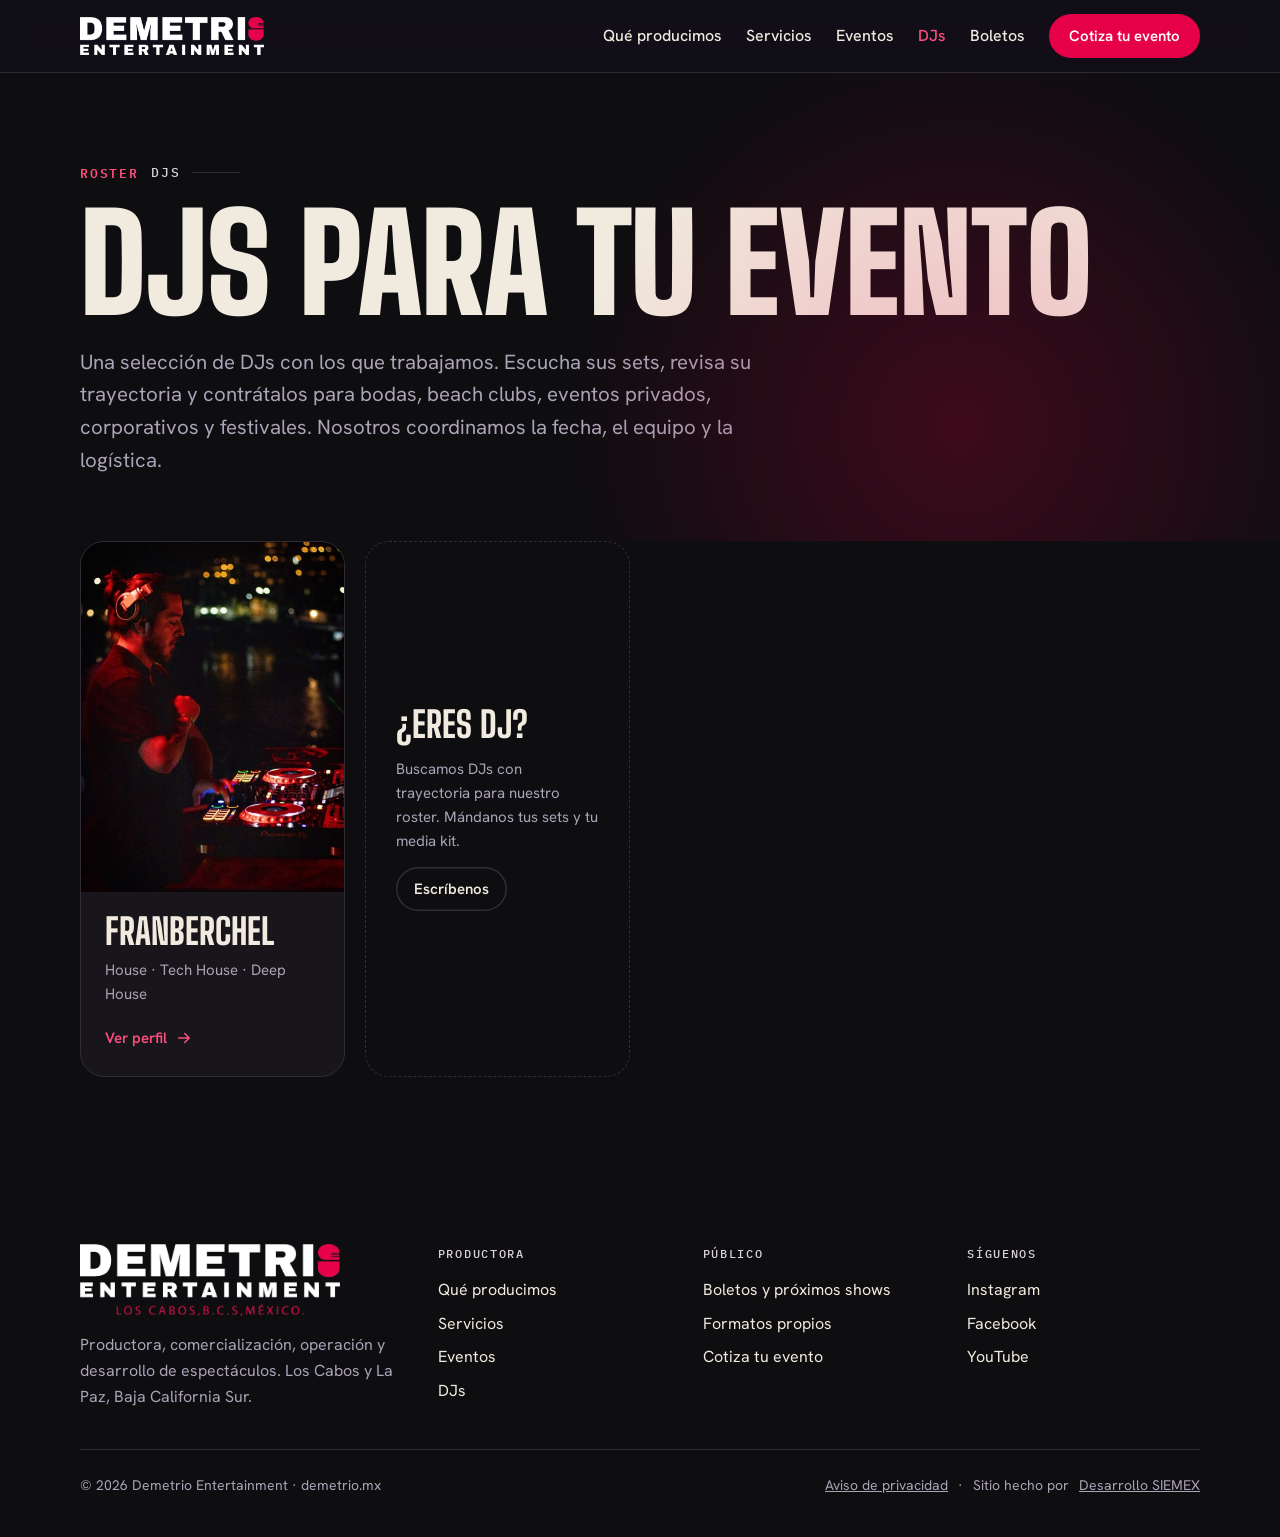
<file: djs/index.html>
<!DOCTYPE html>
<html lang="es">
<head>
<meta charset="utf-8">
<meta name="viewport" content="width=device-width, initial-scale=1">
<title>DJs para tu evento en Los Cabos y La Paz | Demetrio Entertainment</title>
<meta name="description" content="Roster de DJs de Demetrio Entertainment para bodas, beach clubs, eventos privados, corporativos y festivales en Los Cabos, La Paz y todo México.">
<meta property="og:title" content="DJs para tu evento en Los Cabos y La Paz | Demetrio Entertainment">
<meta property="og:description" content="Roster de DJs de Demetrio Entertainment para bodas, beach clubs, eventos privados, corporativos y festivales en Los Cabos, La Paz y todo México.">
<meta property="og:url" content="https://demetrio.mx/djs/">
<meta property="og:type" content="website">
<meta property="og:locale" content="es_MX">
<meta property="og:site_name" content="Demetrio Entertainment">
<meta property="og:image" content="https://demetrio.mx/og-image.jpg?v=2">
<meta name="twitter:card" content="summary_large_image">
<meta name="theme-color" content="#0E0D10">
<link rel="canonical" href="https://demetrio.mx/djs/">
<link rel="icon" href="/favicon.ico?v=2" sizes="any">
<link rel="icon" type="image/png" sizes="32x32" href="/favicon-32.png?v=2">
<link rel="apple-touch-icon" href="/apple-touch-icon.png?v=2">
<link rel="preconnect" href="https://fonts.googleapis.com">
<link rel="preconnect" href="https://fonts.gstatic.com" crossorigin>
<link href="https://fonts.googleapis.com/css2?family=Big+Shoulders+Display:wght@700;800;900&family=Hanken+Grotesk:wght@400;500;600;700&family=IBM+Plex+Mono:wght@400;500;600&display=swap" rel="stylesheet">
<link rel="stylesheet" href="/assets/css/site.css?v=5">
</head>
<body>
<header class="nav">
  <div class="wrap nav-in">
    <a class="logo" href="/"><img src="/assets/brand/logo-demetrio.png" alt="Demetrio Entertainment" width="184" height="38"></a>
    <button class="menu-btn" id="menuBtn" aria-expanded="false" aria-controls="navLinks">Menú</button>
    <nav class="links" id="navLinks" aria-label="Principal">
      <a href="/#que-producimos">Qué producimos</a>
      <a href="/#servicios">Servicios</a>
      <a href="/#eventos">Eventos</a>
      <a href="/djs/" aria-current="page">DJs</a>
      <a href="https://linktr.ee/demetrio.mx">Boletos</a>
      <a class="btn btn-primary" href="/#cotiza">Cotiza tu evento</a>
    </nav>
  </div>
</header>

<main>
<section class="dj-hero">
  <div class="wrap">
    <p class="cue"><b>Roster</b> DJs</p>
    <h1 class="dj-name" style="margin-top:24px">DJs para tu evento</h1>
    <p class="lead" style="margin-top:24px">Una selección de DJs con los que trabajamos. Escucha sus sets, revisa su trayectoria y contrátalos para bodas, beach clubs, eventos privados, corporativos y festivales. Nosotros coordinamos la fecha, el equipo y la logística.</p>
  </div>
</section>
<section class="dj-sec" style="padding-top:0">
  <div class="wrap">
    <div class="dj-grid">
      <a class="dj-card" href="/djs/fran-berchel/">
        <div class="dj-card-img"><img src="/assets/djs/fran-berchel/card.jpg" alt="Franberchel" loading="lazy"></div>
        <div class="dj-card-body">
          <h3>Franberchel</h3>
          <p>House · Tech House · Deep House</p>
          <span class="type-cta">Ver perfil <svg class="arrow" viewBox="0 0 24 24" fill="none" stroke="currentColor" stroke-width="2" stroke-linecap="round" stroke-linejoin="round" aria-hidden="true"><path d="M5 12h14M13 6l6 6-6 6"/></svg></span>
        </div>
      </a>
      <div class="dj-card dj-card-empty">
        <h3>¿Eres DJ?</h3>
        <p>Buscamos DJs con trayectoria para nuestro roster. Mándanos tus sets y tu media kit.</p>
        <a class="btn btn-ghost btn-sm" href="https://wa.me/523334978179?text=Hola%20Demetrio%2C%20soy%20DJ%20y%20me%20gustar%C3%ADa%20estar%20en%20su%20roster.">Escríbenos</a>
      </div>
    </div>
  </div>
</section>
</main>
<footer>
  <div class="wrap">
    <div class="foot">
      <div>
        <a class="logo" href="/"><img src="/assets/brand/logo-demetrio-full.png" alt="Demetrio Entertainment, Los Cabos, B.C.S., México" width="260" height="73" loading="lazy"></a>
        <p>Productora, comercialización, operación y desarrollo de espectáculos. Los Cabos y La Paz, Baja California Sur.</p>
      </div>
      <div><h3>Productora</h3><ul><li><a href="/#que-producimos">Qué producimos</a></li><li><a href="/#servicios">Servicios</a></li><li><a href="/#eventos">Eventos</a></li><li><a href="/djs/">DJs</a></li></ul></div>
      <div><h3>Público</h3><ul><li><a href="https://linktr.ee/demetrio.mx">Boletos y próximos shows</a></li><li><a href="/#formatos">Formatos propios</a></li><li><a href="/#cotiza">Cotiza tu evento</a></li></ul></div>
      <div><h3>Síguenos</h3><ul><li><a href="https://www.instagram.com/demetrio.mx">Instagram</a></li><li><a href="https://www.facebook.com/demetrio.mx">Facebook</a></li><li><a href="https://www.youtube.com/@demetriocabo8282">YouTube</a></li></ul></div>
    </div>
    <div class="legal"><span>© <span id="yr">2026</span> Demetrio Entertainment · demetrio.mx</span><span class="legal-links"><a href="/#aviso">Aviso de privacidad</a><span aria-hidden="true">·</span>Sitio hecho por <a href="https://desarrollo.siemex.xyz" rel="noopener">Desarrollo SIEMEX</a></span></div>
  </div>
</footer>
<script>
(function(){
  document.getElementById('yr').textContent = new Date().getFullYear();
  var mb = document.getElementById('menuBtn'), nl = document.getElementById('navLinks');
  mb.addEventListener('click', function(){ var o = nl.classList.toggle('open'); mb.setAttribute('aria-expanded', o); });
  nl.addEventListener('click', function(e){ if(e.target.closest('a')){ nl.classList.remove('open'); mb.setAttribute('aria-expanded','false'); } });
})();
</script>
</body>
</html>
</file>
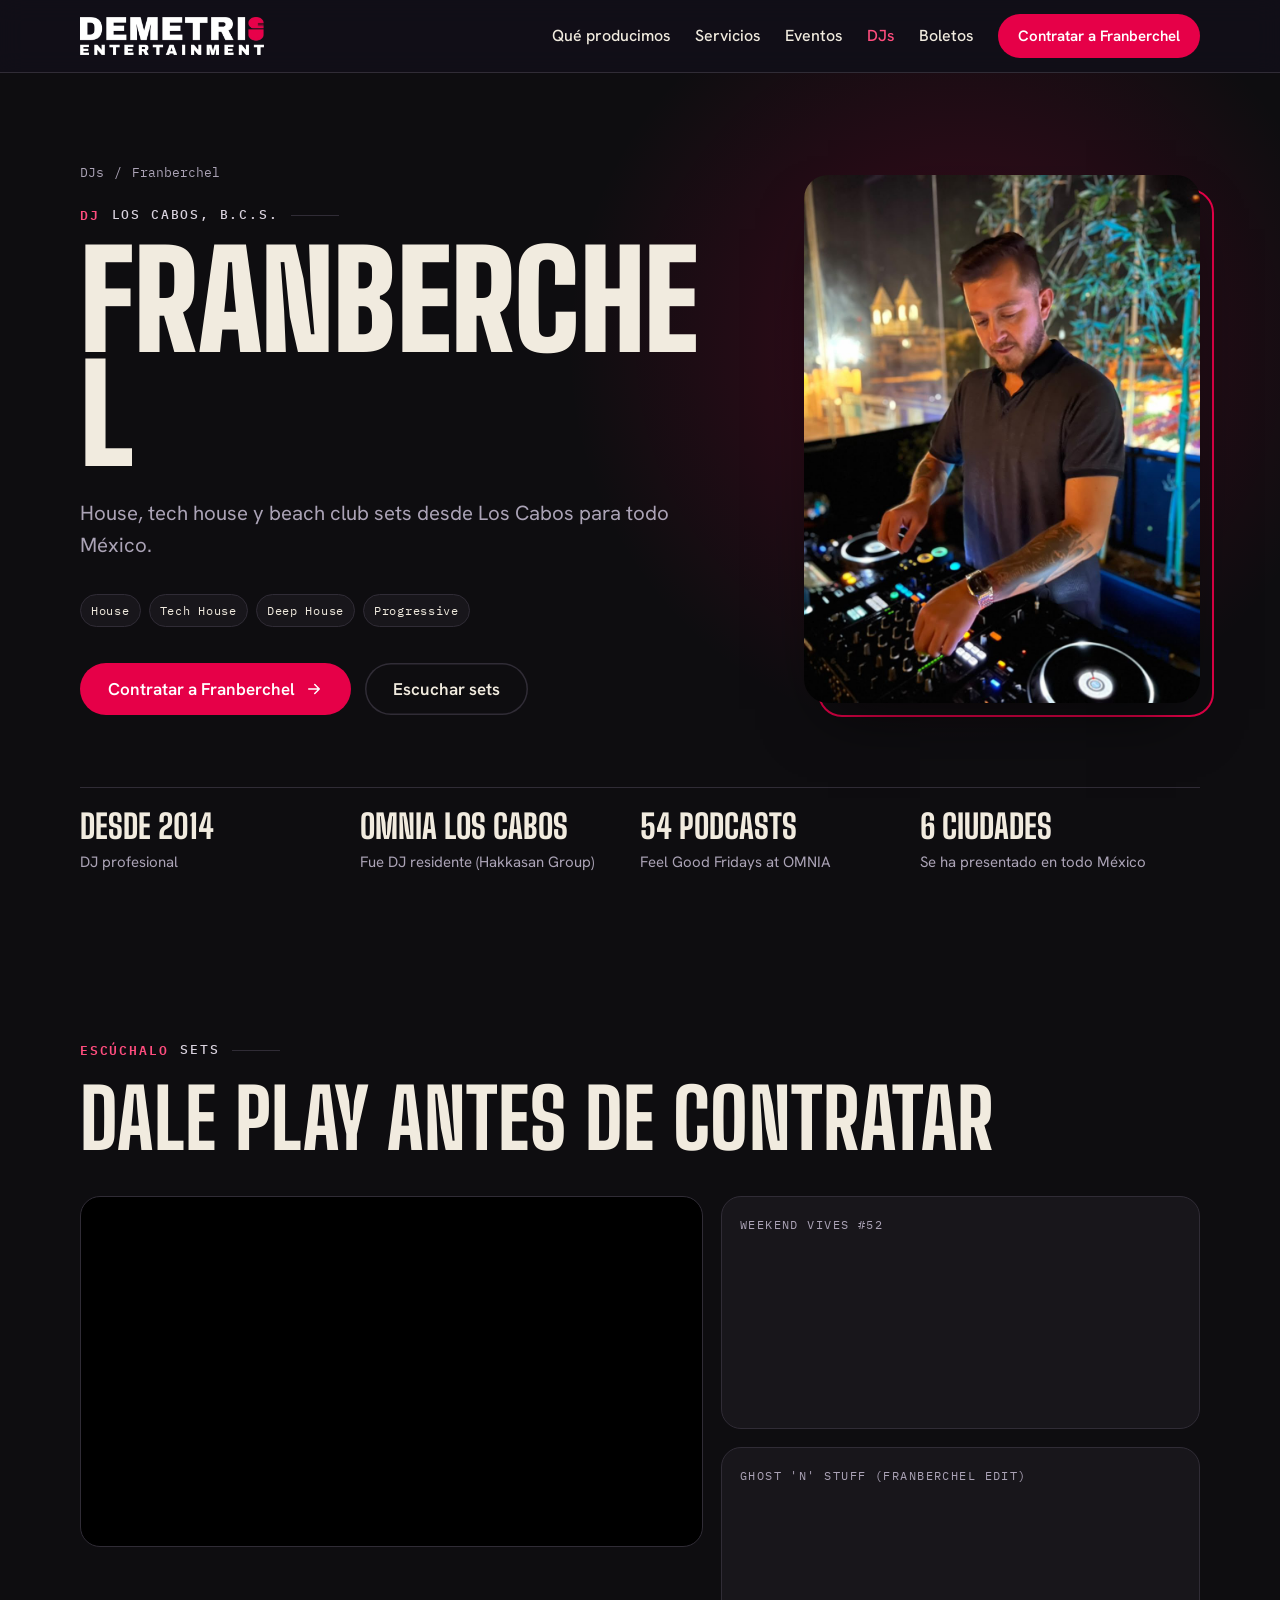
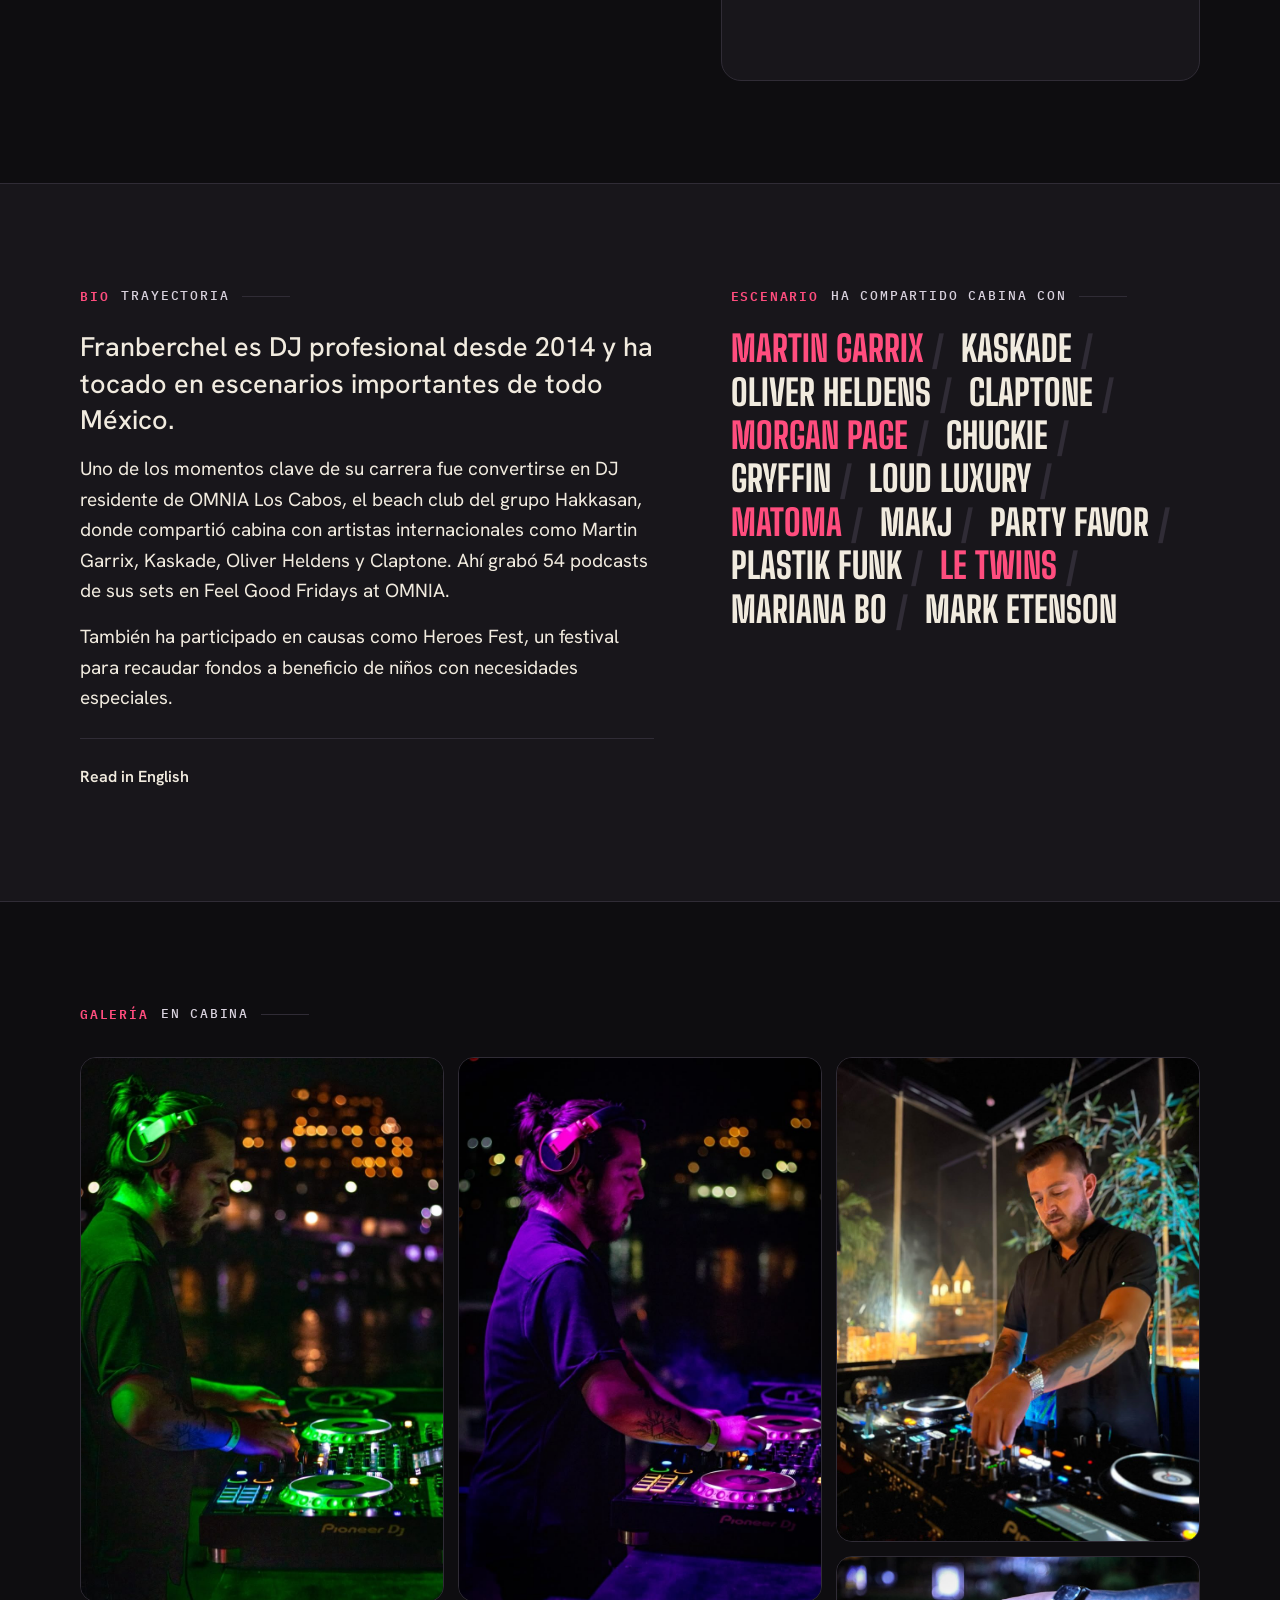
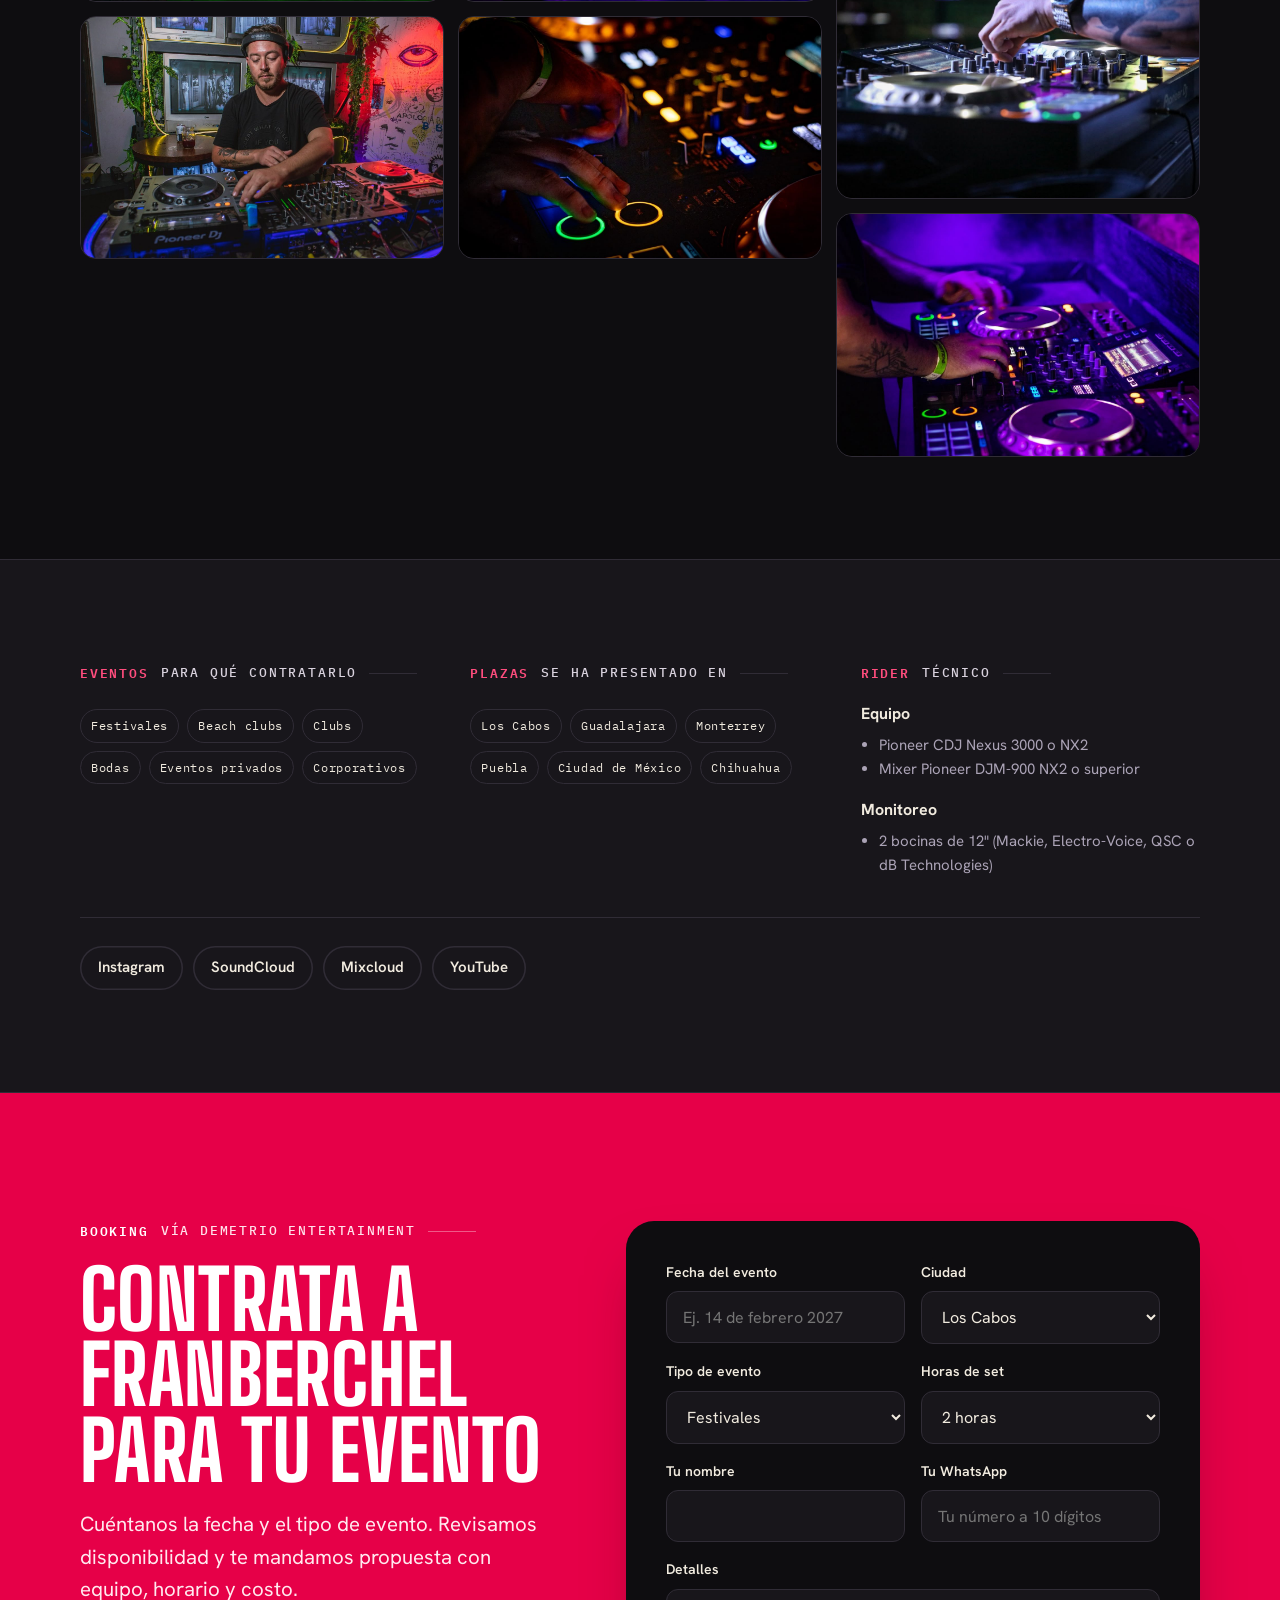
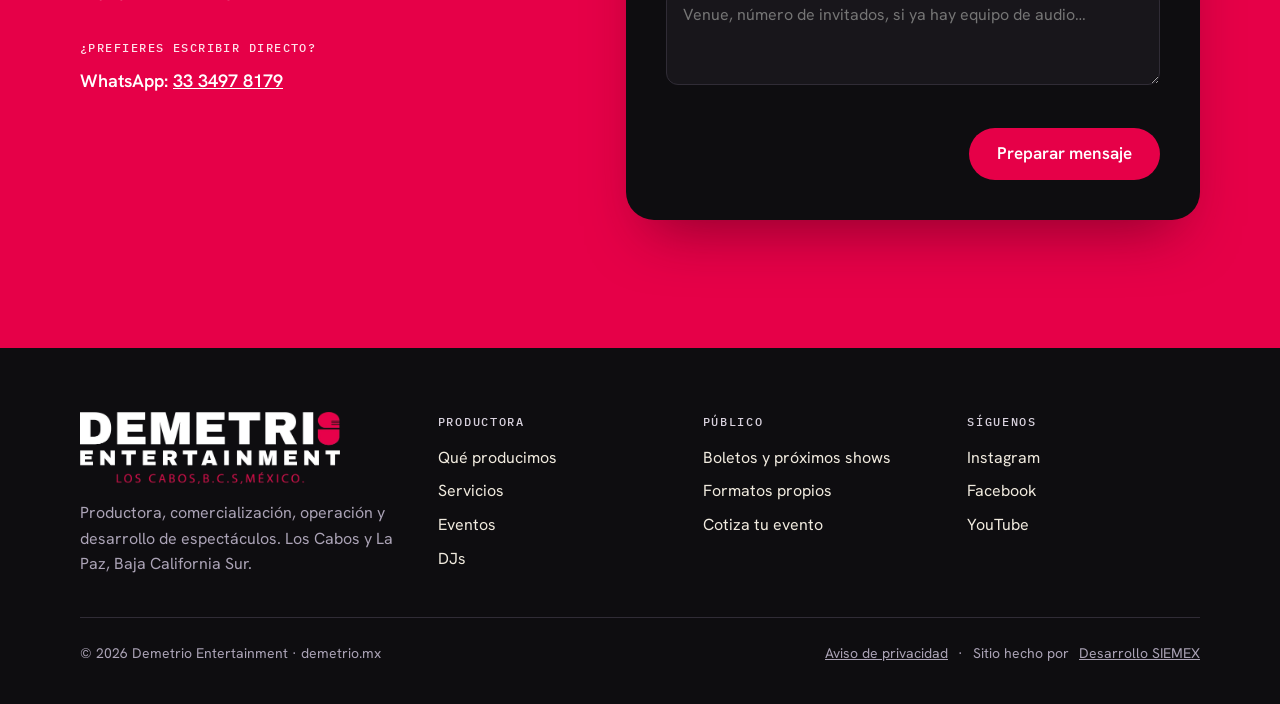
<file: djs/fran-berchel/index.html>
<!DOCTYPE html>
<html lang="es">
<head>
<meta charset="utf-8">
<meta name="viewport" content="width=device-width, initial-scale=1">
<title>Franberchel · DJ en Los Cabos | Demetrio Entertainment</title>
<meta name="description" content="Franberchel: House, Tech House, Deep House. House, tech house y beach club sets desde Los Cabos para todo México. Contrátalo para tu evento con Demetrio Entertainment.">
<meta property="og:title" content="Franberchel · DJ en Los Cabos | Demetrio Entertainment">
<meta property="og:description" content="Franberchel: House, Tech House, Deep House. House, tech house y beach club sets desde Los Cabos para todo México. Contrátalo para tu evento con Demetrio Entertainment.">
<meta property="og:url" content="https://demetrio.mx/djs/fran-berchel/">
<meta property="og:type" content="website">
<meta property="og:locale" content="es_MX">
<meta property="og:site_name" content="Demetrio Entertainment">
<meta property="og:image" content="https://demetrio.mx/assets/djs/fran-berchel/og.jpg">
<meta name="twitter:card" content="summary_large_image">
<meta name="theme-color" content="#0E0D10">
<link rel="canonical" href="https://demetrio.mx/djs/fran-berchel/">
<link rel="icon" href="/favicon.ico?v=2" sizes="any">
<link rel="icon" type="image/png" sizes="32x32" href="/favicon-32.png?v=2">
<link rel="apple-touch-icon" href="/apple-touch-icon.png?v=2">
<link rel="preconnect" href="https://fonts.googleapis.com">
<link rel="preconnect" href="https://fonts.gstatic.com" crossorigin>
<link href="https://fonts.googleapis.com/css2?family=Big+Shoulders+Display:wght@700;800;900&family=Hanken+Grotesk:wght@400;500;600;700&family=IBM+Plex+Mono:wght@400;500;600&display=swap" rel="stylesheet">
<link rel="stylesheet" href="/assets/css/site.css?v=5">
</head>
<body>
<header class="nav">
  <div class="wrap nav-in">
    <a class="logo" href="/"><img src="/assets/brand/logo-demetrio.png" alt="Demetrio Entertainment" width="184" height="38"></a>
    <button class="menu-btn" id="menuBtn" aria-expanded="false" aria-controls="navLinks">Menú</button>
    <nav class="links" id="navLinks" aria-label="Principal">
      <a href="/#que-producimos">Qué producimos</a>
      <a href="/#servicios">Servicios</a>
      <a href="/#eventos">Eventos</a>
      <a href="/djs/" aria-current="page">DJs</a>
      <a href="https://linktr.ee/demetrio.mx">Boletos</a>
      <a class="btn btn-primary" href="#contratar">Contratar a Franberchel</a>
    </nav>
  </div>
</header>

<main>
<section class="dj-hero">
  <div class="wrap dj-hero-grid">
    <div>
      <nav class="crumbs" aria-label="Ruta"><a href="/djs/">DJs</a><span aria-hidden="true">/</span><span>Franberchel</span></nav>
      <p class="cue"><b>DJ</b> Los Cabos, B.C.S.</p>
      <h1 class="dj-name">Franberchel</h1>
      <p class="lead">House, tech house y beach club sets desde Los Cabos para todo México.</p>
      <div class="tags dj-genres"><span>House</span><span>Tech House</span><span>Deep House</span><span>Progressive</span></div>
      <div class="hero-ctas">
        <a class="btn btn-primary" href="#contratar">Contratar a Franberchel <svg class="arrow" viewBox="0 0 24 24" fill="none" stroke="currentColor" stroke-width="2" stroke-linecap="round" stroke-linejoin="round" aria-hidden="true"><path d="M5 12h14M13 6l6 6-6 6"/></svg></a>
        <a class="btn btn-ghost" href="#escuchar">Escuchar sets</a>
      </div>
    </div>
    <div class="dj-portrait"><img src="/assets/djs/fran-berchel/retrato.jpg" alt="Franberchel tocando en cabina" width="960" height="1280"></div>
  </div>
  <div class="wrap"><dl class="dj-facts"><div><dt>DJ profesional</dt><dd>Desde 2014</dd></div><div><dt>Fue DJ residente (Hakkasan Group)</dt><dd>OMNIA Los Cabos</dd></div><div><dt>Feel Good Fridays at OMNIA</dt><dd>54 podcasts</dd></div><div><dt>Se ha presentado en todo México</dt><dd>6 ciudades</dd></div></dl></div>
</section>

<section id="escuchar" class="dj-sec">
  <div class="wrap">
    <p class="cue"><b>Escúchalo</b> Sets</p>
    <h2 class="h2" style="margin-top:20px">Dale play antes de contratar</h2>
    <div class="sets"><div class="set set-video"><div class="set-frame"><iframe src="https://www.youtube-nocookie.com/embed/kxkOSv51Thc" title="Set en video" loading="lazy" allow="accelerometer; encrypted-media; gyroscope; picture-in-picture; fullscreen" allowfullscreen></iframe></div></div><div class="set set-audio"><p class="set-title">Weekend Vives #52</p><iframe src="https://w.soundcloud.com/player/?url=https%3A%2F%2Fsoundcloud.com%2Ffranberchel%2Fweekend-vives-52&amp;color=%23e60048&amp;auto_play=false&amp;hide_related=true&amp;show_comments=false&amp;show_user=true&amp;show_reposts=false&amp;show_teaser=false&amp;visual=false" title="Weekend Vives #52 en SoundCloud" loading="lazy" allow="autoplay" height="166"></iframe></div><div class="set set-audio"><p class="set-title">Ghost &#x27;N&#x27; Stuff (Franberchel edit)</p><iframe src="https://w.soundcloud.com/player/?url=https%3A%2F%2Fsoundcloud.com%2Ffranberchel%2Fghost-n-stuff-franberchel-deadmau5&amp;color=%23e60048&amp;auto_play=false&amp;hide_related=true&amp;show_comments=false&amp;show_user=true&amp;show_reposts=false&amp;show_teaser=false&amp;visual=false" title="Ghost &#x27;N&#x27; Stuff (Franberchel edit) en SoundCloud" loading="lazy" allow="autoplay" height="166"></iframe></div></div>
  </div>
</section>

<section class="dj-sec dj-band">
  <div class="wrap dj-two">
    <div>
      <p class="cue"><b>Bio</b> Trayectoria</p>
      <div class="dj-bio"><p>Franberchel es DJ profesional desde 2014 y ha tocado en escenarios importantes de todo México.</p><p>Uno de los momentos clave de su carrera fue convertirse en DJ residente de OMNIA Los Cabos, el beach club del grupo Hakkasan, donde compartió cabina con artistas internacionales como Martin Garrix, Kaskade, Oliver Heldens y Claptone. Ahí grabó 54 podcasts de sus sets en Feel Good Fridays at OMNIA.</p><p>También ha participado en causas como Heroes Fest, un festival para recaudar fondos a beneficio de niños con necesidades especiales.</p></div>
      <details class="dj-en"><summary>Read in English</summary><p>Franberchel has been a professional DJ since 2014, playing major stages across Mexico.</p><p>A career highlight was becoming a resident DJ at OMNIA Los Cabos, the Hakkasan Group beach club, where he shared the stage with international artists such as Martin Garrix, Kaskade, Oliver Heldens and Claptone, and recorded 54 podcasts of his Feel Good Fridays at OMNIA sets.</p><p>He has also supported charitable causes such as Heroes Fest, a festival raising funds for children with special needs.</p></details>
    </div>
    <div>
      <p class="cue"><b>Escenario</b> Ha compartido cabina con</p>
      <ul class="stage"><li>Martin Garrix</li><li>Kaskade</li><li>Oliver Heldens</li><li>Claptone</li><li>Morgan Page</li><li>Chuckie</li><li>Gryffin</li><li>Loud Luxury</li><li>Matoma</li><li>MAKJ</li><li>Party Favor</li><li>Plastik Funk</li><li>Le Twins</li><li>Mariana Bo</li><li>Mark Etenson</li></ul>
    </div>
  </div>
</section>

<section class="dj-sec">
  <div class="wrap">
    <p class="cue"><b>Galería</b> En cabina</p>
    <div class="gallery"><a href="/assets/djs/fran-berchel/g1.jpg" class="gal-item"><img src="/assets/djs/fran-berchel/g1.jpg" alt="Franberchel en cabina, foto 1" loading="lazy"></a><a href="/assets/djs/fran-berchel/g2.jpg" class="gal-item"><img src="/assets/djs/fran-berchel/g2.jpg" alt="Franberchel en cabina, foto 2" loading="lazy"></a><a href="/assets/djs/fran-berchel/g3.jpg" class="gal-item"><img src="/assets/djs/fran-berchel/g3.jpg" alt="Franberchel en cabina, foto 3" loading="lazy"></a><a href="/assets/djs/fran-berchel/g4.jpg" class="gal-item"><img src="/assets/djs/fran-berchel/g4.jpg" alt="Franberchel en cabina, foto 4" loading="lazy"></a><a href="/assets/djs/fran-berchel/g5.jpg" class="gal-item"><img src="/assets/djs/fran-berchel/g5.jpg" alt="Franberchel en cabina, foto 5" loading="lazy"></a><a href="/assets/djs/fran-berchel/g6.jpg" class="gal-item"><img src="/assets/djs/fran-berchel/g6.jpg" alt="Franberchel en cabina, foto 6" loading="lazy"></a><a href="/assets/djs/fran-berchel/g7.jpg" class="gal-item"><img src="/assets/djs/fran-berchel/g7.jpg" alt="Franberchel en cabina, foto 7" loading="lazy"></a></div>
  </div>
</section>

<section class="dj-sec dj-band">
  <div class="wrap dj-three">
    <div><p class="cue"><b>Eventos</b> Para qué contratarlo</p><div class="tags"><span>Festivales</span><span>Beach clubs</span><span>Clubs</span><span>Bodas</span><span>Eventos privados</span><span>Corporativos</span></div></div>
    <div><p class="cue"><b>Plazas</b> Se ha presentado en</p><div class="tags"><span>Los Cabos</span><span>Guadalajara</span><span>Monterrey</span><span>Puebla</span><span>Ciudad de México</span><span>Chihuahua</span></div></div>
    <div><p class="cue"><b>Rider</b> Técnico</p><div class="rider"><div><h3>Equipo</h3><ul><li>Pioneer CDJ Nexus 3000 o NX2</li><li>Mixer Pioneer DJM-900 NX2 o superior</li></ul></div><div><h3>Monitoreo</h3><ul><li>2 bocinas de 12&quot; (Mackie, Electro-Voice, QSC o dB Technologies)</li></ul></div></div></div>
  </div>
  <div class="wrap"><div class="dj-social"><a class="btn btn-ghost btn-sm" href="https://www.instagram.com/franberchell">Instagram</a><a class="btn btn-ghost btn-sm" href="https://soundcloud.com/franberchel">SoundCloud</a><a class="btn btn-ghost btn-sm" href="https://www.mixcloud.com/Franberchel/">Mixcloud</a><a class="btn btn-ghost btn-sm" href="https://youtube.com/@franberchelofficial2048">YouTube</a></div></div>
</section>

<section class="quote" id="contratar">
  <div class="wrap quote-grid">
    <div>
      <p class="cue"><b>Booking</b> Vía Demetrio Entertainment</p>
      <h2 class="h2" style="margin-top:20px">Contrata a Franberchel para tu evento</h2>
      <p class="lead" style="margin-top:20px">Cuéntanos la fecha y el tipo de evento. Revisamos disponibilidad y te mandamos propuesta con equipo, horario y costo.</p>
      <div class="direct">
        <span>¿Prefieres escribir directo?</span>
        <div>WhatsApp: <a href="https://wa.me/523334978179">33 3497 8179</a></div>
      </div>
    </div>
    <form class="wizard" id="booking" novalidate>
      <div class="fields">
        <div class="field"><label for="b-fecha">Fecha del evento</label><input id="b-fecha" name="fecha" type="text" placeholder="Ej. 14 de febrero 2027"></div>
        <div class="field"><label for="b-ciudad">Ciudad</label><select id="b-ciudad" name="ciudad"><option>Los Cabos</option><option>La Paz</option><option>Otra ciudad</option></select></div>
        <div class="field"><label for="b-tipo">Tipo de evento</label><select id="b-tipo" name="tipo"><option>Festivales</option><option>Beach clubs</option><option>Clubs</option><option>Bodas</option><option>Eventos privados</option><option>Corporativos</option></select></div>
        <div class="field"><label for="b-horas">Horas de set</label><select id="b-horas" name="horas"><option>2 horas</option><option>3 horas</option><option>4 horas</option><option>5 horas o más</option></select></div>
        <div class="field"><label for="b-nombre">Tu nombre</label><input id="b-nombre" name="nombre" type="text" autocomplete="name"></div>
        <div class="field"><label for="b-tel">Tu WhatsApp</label><input id="b-tel" name="tel" type="tel" autocomplete="tel" placeholder="Tu número a 10 dígitos"></div>
        <div class="field full"><label for="b-det">Detalles</label><textarea id="b-det" name="det" placeholder="Venue, número de invitados, si ya hay equipo de audio…"></textarea></div>
      </div>
      <p class="err" id="bErr" role="alert"></p>
      <div class="nav-steps"><button type="submit" class="btn btn-primary" style="margin-left:auto">Preparar mensaje</button></div>
      <div id="bDone" hidden>
        <div class="summary" id="bSum"></div>
        <div class="done-actions"><a class="btn btn-primary" id="bWa" href="#">Enviar por WhatsApp</a></div>
      </div>
    </form>
  </div>
</section>
</main>
<footer>
  <div class="wrap">
    <div class="foot">
      <div>
        <a class="logo" href="/"><img src="/assets/brand/logo-demetrio-full.png" alt="Demetrio Entertainment, Los Cabos, B.C.S., México" width="260" height="73" loading="lazy"></a>
        <p>Productora, comercialización, operación y desarrollo de espectáculos. Los Cabos y La Paz, Baja California Sur.</p>
      </div>
      <div><h3>Productora</h3><ul><li><a href="/#que-producimos">Qué producimos</a></li><li><a href="/#servicios">Servicios</a></li><li><a href="/#eventos">Eventos</a></li><li><a href="/djs/">DJs</a></li></ul></div>
      <div><h3>Público</h3><ul><li><a href="https://linktr.ee/demetrio.mx">Boletos y próximos shows</a></li><li><a href="/#formatos">Formatos propios</a></li><li><a href="/#cotiza">Cotiza tu evento</a></li></ul></div>
      <div><h3>Síguenos</h3><ul><li><a href="https://www.instagram.com/demetrio.mx">Instagram</a></li><li><a href="https://www.facebook.com/demetrio.mx">Facebook</a></li><li><a href="https://www.youtube.com/@demetriocabo8282">YouTube</a></li></ul></div>
    </div>
    <div class="legal"><span>© <span id="yr">2026</span> Demetrio Entertainment · demetrio.mx</span><span class="legal-links"><a href="/#aviso">Aviso de privacidad</a><span aria-hidden="true">·</span>Sitio hecho por <a href="https://desarrollo.siemex.xyz" rel="noopener">Desarrollo SIEMEX</a></span></div>
  </div>
</footer>
<script>
(function(){
  document.getElementById('yr').textContent = new Date().getFullYear();
  var mb = document.getElementById('menuBtn'), nl = document.getElementById('navLinks');
  mb.addEventListener('click', function(){ var o = nl.classList.toggle('open'); mb.setAttribute('aria-expanded', o); });
  nl.addEventListener('click', function(e){ if(e.target.closest('a')){ nl.classList.remove('open'); mb.setAttribute('aria-expanded','false'); } });
})();
</script>
<script>
(function(){
  var f = document.getElementById('booking'), err = document.getElementById('bErr');
  function v(n){ return (f.elements[n].value || '').trim(); }
  f.addEventListener('submit', function(ev){
    ev.preventDefault();
    if(!v('nombre') || !v('tel')){ err.textContent = 'Escribe tu nombre y tu WhatsApp para que podamos responderte.'; return; }
    err.textContent = '';
    var m = ['Hola Demetrio, quiero contratar a Franberchel.', '',
      'Fecha: ' + (v('fecha') || 'por definir'), 'Ciudad: ' + v('ciudad'), 'Tipo de evento: ' + v('tipo'),
      'Horas de set: ' + v('horas'), 'Detalles: ' + (v('det') || '—'), '', 'Nombre: ' + v('nombre'), 'WhatsApp: ' + v('tel')].join('\n');
    document.getElementById('bSum').textContent = m;
    document.getElementById('bWa').href = 'https://wa.me/523334978179?text=' + encodeURIComponent(m);
    document.getElementById('bDone').hidden = false;
  });
})();
</script>
</body>
</html>
</file>
<file: assets/css/site.css>
:root{
  /* Mundo: backstage de noche. Negro, blanco y el magenta del micrófono del logo. */
  --noche:#0E0D10;      /* fondo (negro del logo) */
  --escenario:#18161B;  /* superficies */
  --linea:#302C36;      /* bordes */
  --hueso:#F1EBDF;      /* texto */
  --polvo:#ABA3B6;      /* texto secundario */
  --marca:#E60048;      /* magenta del logo: rellenos y botones (texto blanco encima) */
  --reflector:#FF4D7E;  /* magenta claro: acento de texto sobre negro (contraste AA) */
  --marea:#D9D2DE;      /* etiquetas y ciudades */
  --display:"Big Shoulders Display","Arial Narrow",Impact,sans-serif;
  --body:"Hanken Grotesk",system-ui,-apple-system,"Segoe UI",sans-serif;
  --mono:"IBM Plex Mono",ui-monospace,Menlo,monospace;
  --max:1200px;
  --gutter:clamp(16px,4vw,40px);
  /* Layout: una “corrida de show”. Cada sección es un cue de producción, de la apertura al cierre. */
  color-scheme:dark;
}
*{box-sizing:border-box}
html{scroll-behavior:smooth;scroll-padding-top:84px}
body{margin:0;background:var(--noche);color:var(--hueso);font-family:var(--body);font-size:18px;line-height:1.6;-webkit-font-smoothing:antialiased}
img{max-width:100%;display:block}
a{color:var(--reflector)}
a:hover{color:#FF7FA0}
:focus-visible{outline:2px solid var(--reflector);outline-offset:3px;border-radius:4px}
h1,h2,h3{text-wrap:balance;margin:0}
p{margin:0}
.wrap{max-width:var(--max);margin:0 auto;padding-inline:var(--gutter)}
.cue{font-family:var(--mono);font-size:13px;font-weight:500;letter-spacing:.14em;text-transform:uppercase;color:var(--marea);display:flex;gap:12px;align-items:center;flex-wrap:wrap;row-gap:4px}
@media (max-width:560px){.cue::after{display:none}}
.cue b{color:var(--reflector);font-weight:600}
.cue::after{content:"";height:1px;flex:0 0 48px;background:var(--linea)}
.h2{font-family:var(--display);font-weight:800;font-size:clamp(44px,6.4vw,84px);line-height:.92;text-transform:uppercase;letter-spacing:.005em}
.lead{color:var(--polvo);font-size:clamp(18px,1.6vw,21px);max-width:62ch}
section{padding-block:clamp(72px,10vw,128px)}
.btn{display:inline-flex;align-items:center;justify-content:center;gap:10px;min-height:52px;padding:0 28px;border-radius:999px;font:600 17px/1 var(--body);text-decoration:none;cursor:pointer;border:0;transition:transform .15s ease,background .15s ease,color .15s ease}
.btn-primary{background:var(--marca);color:#fff}
.btn-primary:hover{background:#FF1A5E;color:#fff;transform:translateY(-1px)}
.btn-ghost{background:transparent;color:var(--hueso);box-shadow:inset 0 0 0 1.5px var(--linea)}
.btn-ghost:hover{color:var(--hueso);box-shadow:inset 0 0 0 1.5px var(--hueso)}
.arrow{width:18px;height:18px;flex:none}

/* NAV */
.nav{position:sticky;top:0;z-index:20;background:rgba(18,16,25,.86);backdrop-filter:blur(12px);-webkit-backdrop-filter:blur(12px);border-bottom:1px solid var(--linea)}
.nav-in{display:flex;align-items:center;justify-content:space-between;gap:24px;min-height:72px}
.logo{display:flex;flex-direction:column;text-decoration:none;color:var(--hueso);line-height:.9}
.logo:hover{color:var(--hueso)}
.logo img{height:38px;width:auto}
.foot .logo img{height:auto;width:min(260px,100%)}
.links{display:flex;align-items:center;gap:24px;font-size:16px;font-weight:500;white-space:nowrap}
.links a:not(.btn){color:var(--hueso);text-decoration:none}
.links a:not(.btn):hover{color:var(--reflector)}
.links .btn{min-height:44px;padding:0 20px;font-size:15px}
.menu-btn{display:none;background:none;border:1.5px solid var(--linea);color:var(--hueso);border-radius:12px;min-height:44px;padding:0 14px;font:600 15px var(--body);cursor:pointer}
@media (max-width:1180px){
  .menu-btn{display:inline-flex;align-items:center}
  .links{display:none;position:absolute;left:0;right:0;top:72px;flex-direction:column;align-items:stretch;gap:0;background:var(--noche);border-bottom:1px solid var(--linea);padding:8px var(--gutter) 20px}
  .links.open{display:flex}
  .links a:not(.btn){padding:14px 0;border-bottom:1px solid var(--linea)}
  .links .btn{margin-top:16px}
}

/* HERO */
.hero{position:relative;overflow:hidden;padding-block:clamp(56px,8vw,104px) clamp(56px,7vw,88px);--mx:30%;--my:35%}
.hero::before{content:"";position:absolute;inset:0;background:radial-gradient(520px circle at var(--mx) var(--my),rgba(230,0,72,.20),transparent 62%);pointer-events:none;transition:background .08s linear}
.hero-grid{position:relative;display:grid;grid-template-columns:minmax(0,1.5fr) minmax(300px,.9fr);gap:clamp(32px,5vw,72px);align-items:end}
@media (max-width:960px){.hero-grid{grid-template-columns:1fr}}
.hero h1{font-family:var(--display);font-weight:900;font-size:clamp(64px,11vw,168px);line-height:.84;text-transform:uppercase;letter-spacing:-.005em;margin-top:24px}
.hero h1 .lit{color:var(--reflector);display:block}
.hero .lead{margin-top:28px}
.hero-ctas{display:flex;flex-wrap:wrap;gap:14px;margin-top:36px}

/* TICKET */
.ticket{position:relative;background:var(--hueso);color:#17131F;border-radius:18px;padding:26px 26px 22px;transform:rotate(1.6deg);box-shadow:0 30px 60px -20px rgba(0,0,0,.6);max-width:420px;justify-self:end;width:100%}
@media (max-width:960px){.ticket{justify-self:start;transform:rotate(0)}}
.ticket::before,.ticket::after{content:"";position:absolute;width:30px;height:30px;border-radius:50%;background:var(--noche);top:calc(62% - 15px)}
.ticket::before{left:-15px}.ticket::after{right:-15px}
.t-top{display:flex;justify-content:space-between;align-items:flex-start;gap:12px;font-family:var(--mono);font-size:11.5px;letter-spacing:.12em;text-transform:uppercase;color:#5A5266}
.t-title{font-family:var(--display);font-weight:900;font-size:44px;line-height:.9;text-transform:uppercase;margin:16px 0 18px;color:#17131F}
.t-rows{display:grid;grid-template-columns:repeat(2,minmax(0,1fr));gap:14px 18px;font-family:var(--mono);font-size:13px}
.t-rows dt{font-size:10.5px;letter-spacing:.14em;text-transform:uppercase;color:#6A6276}
.t-rows dd{margin:2px 0 0;font-weight:600;color:#17131F}
.t-cut{border-top:2px dashed #C9C0B1;margin:22px -26px 18px}
.t-foot{display:flex;align-items:center;justify-content:space-between;gap:14px;flex-wrap:wrap}
.t-foot a{background:var(--marca);color:#fff;text-decoration:none;font-weight:700;font-size:15px;padding:13px 20px;border-radius:999px;display:inline-flex;align-items:center;gap:8px;min-height:44px}
.t-foot a:hover{background:#FF1A5E;color:#fff}
.barcode{height:34px;width:110px;background:repeating-linear-gradient(90deg,#17131F 0 2px,transparent 2px 4px,#17131F 4px 5px,transparent 5px 8px,#17131F 8px 11px,transparent 11px 12px)}

/* MARQUEE */
.marquee{border-block:1px solid var(--linea);overflow:hidden;background:var(--escenario)}
.marquee-track{display:flex;gap:48px;width:max-content;padding-block:18px;animation:roll 38s linear infinite;font-family:var(--display);font-weight:800;font-size:28px;text-transform:uppercase;letter-spacing:.02em;color:var(--polvo)}
.marquee-track span{display:flex;align-items:center;gap:48px;white-space:nowrap}
.marquee-track span::after{content:"";width:8px;height:8px;border-radius:50%;background:var(--reflector)}
@keyframes roll{to{transform:translateX(-50%)}}

/* QUÉ PRODUCIMOS */
.types{display:grid;grid-template-columns:repeat(3,minmax(0,1fr));gap:18px}
@media (max-width:960px){.types{grid-template-columns:repeat(2,minmax(0,1fr))}}
@media (max-width:600px){.types{grid-template-columns:1fr}}
.type{display:flex;flex-direction:column;gap:12px;padding:30px;border:1px solid var(--linea);border-radius:24px;background:var(--escenario);color:var(--hueso);text-decoration:none;transition:transform .2s ease,border-color .2s ease,background .2s ease}
.type:hover{color:var(--hueso);border-color:var(--marca);transform:translateY(-3px);background:#1E1A21}
.type-ic{width:40px;height:40px;color:var(--reflector)}
.type h3{font-family:var(--display);font-weight:800;font-size:34px;line-height:.95;text-transform:uppercase;margin-top:6px}
.type p{color:var(--polvo);font-size:16px}
.type .tags{padding-top:4px;margin-top:0}
.type-cta{margin-top:auto;padding-top:12px;display:inline-flex;align-items:center;gap:8px;font-weight:600;font-size:15px;color:var(--reflector)}

/* AUDIENCIAS */
.aud-head{display:grid;grid-template-columns:minmax(0,1fr) minmax(0,1fr);gap:32px;align-items:end;margin-bottom:48px}
@media (max-width:860px){.aud-head{grid-template-columns:1fr}}
.tabs{display:flex;flex-wrap:wrap;gap:10px;margin-bottom:28px}
.tab{background:transparent;color:var(--hueso);border:1.5px solid var(--linea);border-radius:999px;min-height:48px;padding:0 22px;font:600 16px var(--body);cursor:pointer;transition:all .15s}
.tab:hover{border-color:var(--hueso)}
.tab[aria-selected="true"]{background:var(--hueso);color:var(--noche);border-color:var(--hueso)}
.panel{display:grid;grid-template-columns:minmax(0,1.1fr) minmax(0,1fr);gap:clamp(24px,4vw,56px);background:var(--escenario);border:1px solid var(--linea);border-radius:28px;padding:clamp(28px,4vw,52px)}
.panel[hidden]{display:none}
@media (max-width:860px){.panel{grid-template-columns:1fr}}
.panel h3{font-family:var(--display);font-weight:800;font-size:clamp(36px,4.4vw,56px);line-height:.95;text-transform:uppercase}
.panel .pain{color:var(--polvo);margin-top:18px;max-width:52ch}
.panel .btn{margin-top:28px}
.checks{list-style:none;margin:0;padding:0;display:flex;flex-direction:column;border-top:1px solid var(--linea)}
.checks li{display:grid;grid-template-columns:28px 1fr;gap:12px;padding:16px 0;border-bottom:1px solid var(--linea)}
.checks svg{width:22px;height:22px;color:var(--reflector);margin-top:3px}
.checks strong{display:block;font-weight:600}
.checks span{color:var(--polvo);font-size:16px}

/* SERVICIOS */
.svc{background:var(--escenario);border-block:1px solid var(--linea)}
.svc-grid{display:grid;grid-template-columns:repeat(4,minmax(0,1fr));gap:0;margin-top:56px;border-top:1px solid var(--linea)}
@media (max-width:1000px){.svc-grid{grid-template-columns:repeat(2,minmax(0,1fr))}}
@media (max-width:560px){.svc-grid{grid-template-columns:1fr}}
.svc-item{padding:28px 24px 32px 0;border-bottom:1px solid var(--linea)}
.svc-item + .svc-item{padding-left:24px;border-left:1px solid var(--linea)}
@media (max-width:1000px){.svc-item:nth-child(3){padding-left:0;border-left:0}}
@media (max-width:560px){.svc-item + .svc-item{padding-left:0;border-left:0}}
.svc-item .num{font-family:var(--mono);font-size:13px;color:var(--reflector);letter-spacing:.1em}
.svc-item h3{font-family:var(--display);font-weight:800;font-size:34px;text-transform:uppercase;line-height:1;margin:14px 0 12px}
.svc-item p{color:var(--polvo);font-size:16px}
.svc-item ul{margin:16px 0 0;padding:0;list-style:none;font-size:15px;display:flex;flex-direction:column;gap:6px}
.svc-item li::before{content:"— ";color:var(--marea)}

/* ESCALA */
.scale{display:grid;grid-template-columns:repeat(3,minmax(0,1fr));gap:18px;margin-top:48px}
@media (max-width:860px){.scale{grid-template-columns:1fr}}
.scale-card{border:1px solid var(--linea);border-radius:24px;padding:30px;display:flex;flex-direction:column;gap:14px;position:relative;overflow:hidden}
.scale-card .bars{display:flex;gap:5px;align-items:flex-end;height:40px}
.scale-card .bars i{width:10px;background:var(--linea);border-radius:2px}
.scale-card .bars i.on{background:var(--reflector)}
.scale-card h3{font-family:var(--display);font-weight:800;font-size:40px;text-transform:uppercase;line-height:1}
.scale-card p{color:var(--polvo);font-size:16px}
.tags{display:flex;flex-wrap:wrap;gap:8px;margin-top:auto;padding-top:8px}
.tags span{font-family:var(--mono);font-size:12px;letter-spacing:.06em;padding:6px 10px;border-radius:999px;background:var(--escenario);border:1px solid var(--linea);color:var(--hueso)}

/* RUN OF SHOW */
.ros{display:grid;grid-template-columns:minmax(0,.8fr) minmax(0,1.2fr);gap:clamp(32px,6vw,96px)}
@media (max-width:900px){.ros{grid-template-columns:1fr}}
.ros-sticky{position:sticky;top:120px;align-self:start}
@media (max-width:900px){.ros-sticky{position:static}}
.ros ol{list-style:none;margin:0;padding:0;position:relative}
.ros ol::before{content:"";position:absolute;left:96px;top:8px;bottom:8px;width:1px;background:var(--linea)}
@media (max-width:560px){.ros ol::before{left:0}}
.ros li{display:grid;grid-template-columns:96px 1fr;gap:28px;padding:22px 0}
@media (max-width:560px){.ros li{grid-template-columns:1fr;gap:6px;padding-left:22px}}
.ros time{font-family:var(--mono);font-size:14px;font-weight:600;color:var(--reflector);padding-top:4px;font-variant-numeric:tabular-nums}
.ros h3{font-size:22px;font-weight:700;position:relative}
.ros h3::before{content:"";position:absolute;left:-34px;top:9px;width:11px;height:11px;border-radius:50%;background:var(--noche);border:2px solid var(--reflector)}
@media (max-width:560px){.ros h3::before{left:-27px}}
.ros p{color:var(--polvo);font-size:16px;margin-top:6px;max-width:56ch}

/* CASOS */
.cases{display:flex;flex-direction:column;gap:clamp(56px,8vw,96px);margin-top:56px}
.case{display:grid;grid-template-columns:minmax(0,.85fr) minmax(0,1.15fr);gap:clamp(28px,5vw,72px);align-items:center}
.case:nth-child(even){grid-template-columns:minmax(0,1.15fr) minmax(0,.85fr)}
.case:nth-child(even) .case-img{order:2}
@media (max-width:860px){.case,.case:nth-child(even){grid-template-columns:1fr}.case:nth-child(even) .case-img{order:0}}
.case-img{background:var(--escenario);border:1px solid var(--linea);border-radius:24px;padding:18px;aspect-ratio:4/5;display:flex;align-items:center;justify-content:center}
.case-img img{max-height:100%;width:auto;border-radius:10px;box-shadow:0 20px 40px -18px rgba(0,0,0,.7)}
.case .meta{display:flex;flex-wrap:wrap;gap:8px;margin-bottom:18px}
.case .meta span{font-family:var(--mono);font-size:12px;letter-spacing:.08em;text-transform:uppercase;padding:6px 11px;border-radius:999px;border:1px solid var(--linea);color:var(--marea)}
.case h3{font-family:var(--display);font-weight:800;font-size:clamp(38px,4.6vw,60px);line-height:.95;text-transform:uppercase}
.case p{color:var(--polvo);margin-top:18px;max-width:54ch}
.case dl{display:grid;grid-template-columns:repeat(3,minmax(0,1fr));gap:16px;margin:28px 0 0;padding-top:20px;border-top:1px solid var(--linea)}
@media (max-width:520px){.case dl{grid-template-columns:1fr 1fr}}
.case dt{font-family:var(--mono);font-size:11px;letter-spacing:.14em;text-transform:uppercase;color:var(--polvo)}
.case dd{margin:4px 0 0;font-weight:600;font-size:16px}
.archive{margin-top:clamp(56px,8vw,96px);border-top:1px solid var(--linea)}
.archive h3{font-family:var(--mono);font-size:13px;letter-spacing:.14em;text-transform:uppercase;color:var(--polvo);font-weight:500;padding:22px 0 6px}
.arow{display:grid;grid-template-columns:56px minmax(0,1fr) auto;gap:20px;align-items:center;padding:14px 0;border-bottom:1px solid var(--linea)}
.arow img{width:56px;height:56px;object-fit:cover;border-radius:10px}
.arow strong{display:block;font-size:18px}
.arow span{color:var(--polvo);font-size:15px}
.arow em{font-style:normal;font-family:var(--mono);font-size:13px;color:var(--marea);white-space:nowrap}
@media (max-width:560px){.arow{grid-template-columns:56px 1fr}.arow em{grid-column:2}}

/* PROPIEDADES */
.props{background:var(--escenario);border-block:1px solid var(--linea)}
.props-grid{display:grid;grid-template-columns:repeat(2,minmax(0,1fr));gap:18px;margin-top:48px}
@media (max-width:760px){.props-grid{grid-template-columns:1fr}}
.prop{background:var(--noche);border:1px solid var(--linea);border-radius:24px;padding:32px;display:flex;flex-direction:column;gap:12px}
.prop .kind{font-family:var(--mono);font-size:12px;letter-spacing:.12em;text-transform:uppercase;color:var(--reflector)}
.prop h3{font-family:var(--display);font-weight:800;font-size:44px;line-height:.95;text-transform:uppercase}
.prop p{color:var(--polvo);font-size:16px}
.cycle{display:grid;grid-template-columns:repeat(4,minmax(0,1fr));gap:6px;margin-top:8px}
.cycle div{background:var(--escenario);border:1px solid var(--linea);border-radius:12px;padding:10px;font-size:13px;line-height:1.3}
.cycle b{display:block;font-family:var(--mono);font-size:11px;color:var(--marea);font-weight:500;margin-bottom:4px}
@media (max-width:460px){.cycle{grid-template-columns:repeat(2,minmax(0,1fr))}}

/* POR QUÉ */
.why{display:grid;grid-template-columns:repeat(2,minmax(0,1fr));gap:0;margin-top:48px;border-top:1px solid var(--linea)}
@media (max-width:760px){.why{grid-template-columns:1fr}}
.why div{padding:28px 32px 28px 0;border-bottom:1px solid var(--linea)}
.why div:nth-child(even){padding-left:32px;border-left:1px solid var(--linea)}
@media (max-width:760px){.why div:nth-child(even){padding-left:0;border-left:0}}
.why h3{font-size:22px;font-weight:700}
.why p{color:var(--polvo);margin-top:8px;font-size:16px;max-width:52ch}

/* FAQ */
.faq{max-width:860px}
.faq details{border-bottom:1px solid var(--linea)}
.faq summary{list-style:none;cursor:pointer;display:flex;justify-content:space-between;gap:24px;align-items:center;padding:22px 0;font-size:20px;font-weight:600}
.faq summary::-webkit-details-marker{display:none}
.faq summary::after{content:"+";font-family:var(--mono);font-size:24px;color:var(--reflector);transition:transform .2s}
.faq details[open] summary::after{transform:rotate(45deg)}
.faq details p{color:var(--polvo);padding:0 0 24px;max-width:66ch}

/* COTIZADOR */
.quote{background:var(--marca);color:#fff}
.quote .cue{color:#FFE1EA}.quote .cue b{color:#fff}.quote .cue::after{background:rgba(255,255,255,.35)}
.quote-grid{display:grid;grid-template-columns:minmax(0,.9fr) minmax(0,1.1fr);gap:clamp(32px,6vw,80px);align-items:start}
@media (max-width:900px){.quote-grid{grid-template-columns:1fr}}
.quote .h2{color:#fff}
.quote .lead{color:#FFE9EF}
.direct{margin-top:32px;display:flex;flex-direction:column;gap:10px;font-weight:600}
.direct span{font-family:var(--mono);font-size:12px;letter-spacing:.12em;text-transform:uppercase;font-weight:500;color:#FFE1EA}
.direct a{color:#fff}
.wizard{background:var(--noche);color:var(--hueso);border-radius:28px;padding:clamp(24px,3.5vw,40px);box-shadow:0 30px 60px -24px rgba(60,0,20,.55)}
.steps{display:grid;grid-template-columns:repeat(3,minmax(0,1fr));gap:8px;margin-bottom:28px}
.steps div{font-family:var(--mono);font-size:12px;letter-spacing:.08em;text-transform:uppercase;color:var(--polvo);padding-top:10px;border-top:3px solid var(--linea)}
.steps div.on{color:var(--hueso);border-color:var(--reflector)}
.step[hidden]{display:none}
.step legend,.step h3{font-size:22px;font-weight:700;margin-bottom:16px;padding:0}
fieldset{border:0;margin:0;padding:0;min-width:0}
.choices{display:grid;grid-template-columns:repeat(2,minmax(0,1fr));gap:10px}
@media (max-width:480px){.choices{grid-template-columns:1fr}}
.choice{position:relative}
.choice input{position:absolute;opacity:0;inset:0;cursor:pointer}
.choice label{display:flex;flex-direction:column;gap:2px;min-height:64px;padding:14px 16px;border:1.5px solid var(--linea);border-radius:14px;cursor:pointer;transition:all .15s}
.choice label small{color:var(--polvo);font-size:14px}
.choice input:checked + label{border-color:var(--reflector);background:rgba(230,0,72,.12)}
.choice input:focus-visible + label{outline:2px solid var(--reflector);outline-offset:2px}
.fields{display:grid;grid-template-columns:repeat(2,minmax(0,1fr));gap:16px}
@media (max-width:480px){.fields{grid-template-columns:1fr}}
.field{display:flex;flex-direction:column;gap:8px}
.field.full{grid-column:1/-1}
.field label{font-size:14px;font-weight:600}
.field input,.field select,.field textarea{background:var(--escenario);color:var(--hueso);border:1.5px solid var(--linea);border-radius:12px;padding:14px 16px;font:400 16px var(--body);min-height:52px;width:100%}
.field textarea{resize:vertical;min-height:96px}
.field input:focus,.field select:focus,.field textarea:focus{border-color:var(--reflector);outline:none}
.sub{margin-top:22px}
.nav-steps{display:flex;justify-content:space-between;gap:12px;margin-top:28px;flex-wrap:wrap}
.err{color:#FF9C8A;font-size:15px;margin-top:14px;min-height:1px}
.summary{background:var(--escenario);border:1px solid var(--linea);border-radius:16px;padding:20px;font-family:var(--mono);font-size:14px;white-space:pre-wrap;line-height:1.7}
.done-actions{display:flex;flex-wrap:wrap;gap:12px;margin-top:20px}
.note{color:var(--polvo);font-size:14px;margin-top:14px}

/* FOOTER */
footer{padding-block:64px 40px}
.foot{display:grid;grid-template-columns:minmax(0,1.4fr) repeat(3,minmax(0,1fr));gap:32px;padding-bottom:40px;border-bottom:1px solid var(--linea)}
@media (max-width:860px){.foot{grid-template-columns:1fr 1fr}}
@media (max-width:480px){.foot{grid-template-columns:1fr}}
.foot h3{font-family:var(--mono);font-size:12px;letter-spacing:.14em;text-transform:uppercase;color:var(--marea);font-weight:500;margin-bottom:14px}
.foot ul{list-style:none;margin:0;padding:0;display:flex;flex-direction:column;gap:8px;font-size:16px}
.foot ul a{color:var(--hueso);text-decoration:none}
.foot ul a:hover{color:var(--reflector)}
.foot p{color:var(--polvo);font-size:16px;margin-top:16px;max-width:36ch}
.legal{display:flex;flex-wrap:wrap;justify-content:space-between;gap:12px;padding-top:24px;color:var(--polvo);font-size:14px}
.legal a{color:var(--polvo)}
.legal-links{display:flex;flex-wrap:wrap;gap:6px 10px;align-items:center}
.legal-links a:hover{color:var(--hueso)}

@media (prefers-reduced-motion:reduce){
  html{scroll-behavior:auto}
  .marquee-track{animation:none}
  .hero::before{transition:none}
  *{transition:none!important}
}

/* ===== DJs ===== */
.btn-sm{min-height:44px;padding:0 18px;font-size:15px}
.links a[aria-current="page"]{color:var(--reflector)}
.crumbs{display:flex;gap:10px;align-items:center;font-family:var(--mono);font-size:13px;color:var(--polvo);margin-bottom:22px}
.crumbs a{color:var(--polvo);text-decoration:none}.crumbs a:hover{color:var(--hueso)}
.dj-hero{position:relative;overflow:hidden;padding-block:clamp(48px,7vw,96px) clamp(40px,5vw,64px)}
.dj-hero::before{content:"";position:absolute;inset:-20% -10% auto auto;width:70vw;height:70vw;max-width:900px;max-height:900px;background:radial-gradient(circle,rgba(230,0,72,.22),transparent 62%);pointer-events:none}
.dj-hero-grid{position:relative;display:grid;grid-template-columns:minmax(0,1.25fr) minmax(280px,.75fr);gap:clamp(32px,5vw,72px);align-items:center}
@media (max-width:900px){.dj-hero-grid{grid-template-columns:1fr}}
.dj-name{font-family:var(--display);font-weight:900;font-size:clamp(64px,10.5vw,156px);line-height:.85;text-transform:uppercase;letter-spacing:-.005em;margin-top:18px;overflow-wrap:anywhere}
.dj-hero .lead{margin-top:24px}
.dj-genres{margin-top:24px}
.dj-portrait{position:relative}
.dj-portrait::after{content:"";position:absolute;inset:14px -14px -14px 14px;border:2px solid var(--marca);border-radius:24px;z-index:0}
.dj-portrait img{position:relative;z-index:1;width:100%;height:auto;aspect-ratio:3/4;object-fit:cover;border-radius:24px;box-shadow:0 30px 60px -24px rgba(0,0,0,.7)}
.dj-facts{position:relative;display:grid;grid-template-columns:repeat(4,minmax(0,1fr));gap:0;margin:clamp(40px,6vw,72px) 0 0;border-top:1px solid var(--linea)}
@media (max-width:860px){.dj-facts{grid-template-columns:repeat(2,minmax(0,1fr))}}
.dj-facts div{padding:22px 20px 0 0}
.dj-facts dd{margin:0;font-family:var(--display);font-weight:800;font-size:clamp(26px,2.6vw,34px);text-transform:uppercase;line-height:1}
.dj-facts dt{order:2;color:var(--polvo);font-size:15px;margin-top:6px}
.dj-facts div{display:flex;flex-direction:column}
.dj-sec{padding-block:clamp(64px,8vw,104px)}
.dj-band{background:var(--escenario);border-block:1px solid var(--linea)}
.sets{display:grid;grid-template-columns:minmax(0,1.3fr) minmax(0,1fr);grid-template-rows:auto auto;gap:18px;margin-top:40px}
@media (max-width:860px){.sets{grid-template-columns:1fr}}
.set-video{grid-row:span 2}
.set-frame{position:relative;aspect-ratio:16/9;border-radius:20px;overflow:hidden;background:#000;border:1px solid var(--linea)}
.set-frame iframe{position:absolute;inset:0;width:100%;height:100%;border:0}
.set-audio{background:var(--escenario);border:1px solid var(--linea);border-radius:20px;padding:18px}
.set-title{font-family:var(--mono);font-size:12px;letter-spacing:.12em;text-transform:uppercase;color:var(--polvo);margin-bottom:10px}
.set-audio iframe{width:100%;border:0;border-radius:10px;display:block}
.dj-two{display:grid;grid-template-columns:minmax(0,1.1fr) minmax(0,.9fr);gap:clamp(32px,6vw,88px)}
@media (max-width:860px){.dj-two{grid-template-columns:1fr}}
.dj-bio{margin-top:22px;display:flex;flex-direction:column;gap:16px;font-size:19px;max-width:60ch}
.dj-bio p:first-child{font-size:clamp(22px,2.2vw,27px);line-height:1.35;font-weight:500}
.dj-en{margin-top:24px;border-top:1px solid var(--linea);padding-top:16px;color:var(--polvo);font-size:16px}
.dj-en summary{cursor:pointer;font-weight:600;color:var(--hueso);min-height:44px;display:flex;align-items:center}
.dj-en p{margin-top:10px;max-width:60ch}
.stage{list-style:none;margin:22px 0 0;padding:0;display:flex;flex-wrap:wrap;gap:4px 16px;font-family:var(--display);font-weight:800;font-size:clamp(26px,2.8vw,38px);line-height:1.1;text-transform:uppercase}
.stage li:nth-child(4n+1){color:var(--reflector)}
.stage li:not(:last-child)::after{content:" /";color:var(--linea)}
.gallery{columns:3 260px;column-gap:14px;margin-top:32px}
.gal-item{display:block;margin-bottom:14px;break-inside:avoid;border-radius:16px;overflow:hidden;border:1px solid var(--linea)}
.gal-item img{width:100%;height:auto;transition:transform .4s ease}
.gal-item:hover img{transform:scale(1.03)}
.dj-three{display:grid;grid-template-columns:repeat(3,minmax(0,1fr));gap:clamp(28px,4vw,56px)}
@media (max-width:860px){.dj-three{grid-template-columns:1fr}}
.dj-three .tags{margin-top:18px}
.rider{margin-top:18px;display:flex;flex-direction:column;gap:16px}
.rider h3{font-size:16px;font-weight:700}
.rider ul{margin:6px 0 0;padding-left:18px;color:var(--polvo);font-size:15px}
.dj-social{display:flex;flex-wrap:wrap;gap:10px;margin-top:40px;padding-top:28px;border-top:1px solid var(--linea)}
.dj-grid{display:grid;grid-template-columns:repeat(auto-fill,minmax(260px,1fr));gap:20px}
.dj-card{display:flex;flex-direction:column;border:1px solid var(--linea);border-radius:24px;overflow:hidden;background:var(--escenario);color:var(--hueso);text-decoration:none;transition:transform .2s ease,border-color .2s ease}
.dj-card:hover{color:var(--hueso);border-color:var(--marca);transform:translateY(-3px)}
.dj-card-img{aspect-ratio:3/4;overflow:hidden}
.dj-card-img img{width:100%;height:100%;object-fit:cover}
.dj-card-body{padding:22px 24px 26px;display:flex;flex-direction:column;gap:8px}
.dj-card h3{font-family:var(--display);font-weight:800;font-size:36px;line-height:1;text-transform:uppercase}
.dj-card p{color:var(--polvo);font-size:15px}
.dj-card-empty{padding:30px;justify-content:center;gap:14px;border-style:dashed;background:transparent}
.dj-card-empty .btn{align-self:flex-start}
.dj-teaser{display:flex;flex-wrap:wrap;align-items:center;justify-content:space-between;gap:24px;padding:28px 32px;border:1px solid var(--linea);border-radius:24px;background:linear-gradient(90deg,rgba(230,0,72,.14),transparent 70%);margin-top:28px}
.dj-teaser h3{font-family:var(--display);font-weight:800;font-size:clamp(28px,3vw,40px);text-transform:uppercase;line-height:1}
.dj-teaser p{color:var(--polvo);margin-top:6px;font-size:16px}
@media (prefers-reduced-motion:reduce){.gal-item img,.dj-card{transition:none}}

/* ===== EN VIVO (videos) ===== */
.envivo{background:#08070A;border-block:1px solid var(--linea);overflow:hidden}
.envivo-grid{display:grid;grid-template-columns:minmax(0,.85fr) minmax(0,1.15fr);gap:clamp(32px,5vw,72px);align-items:center}
@media (max-width:960px){.envivo-grid{grid-template-columns:1fr}}
.envivo .hero-ctas{margin-top:32px}
.reels{display:grid;grid-template-columns:repeat(3,minmax(0,1fr));gap:14px;align-items:start}
.reel{margin:0;aspect-ratio:9/16;border-radius:20px;overflow:hidden;border:1px solid var(--linea);background:#000;box-shadow:0 30px 60px -28px rgba(230,0,72,.45)}
.reel:nth-child(2){transform:translateY(48px)}
.reel video{width:100%;height:100%;object-fit:cover;display:block}
@media (max-width:600px){
  .reels{display:flex;overflow-x:auto;scroll-snap-type:x mandatory;gap:12px;margin-inline:calc(var(--gutter)*-1);padding-inline:var(--gutter);padding-bottom:8px}
  .reel{flex:0 0 62%;scroll-snap-align:center}
  .reel:nth-child(2){transform:none}
}

/* ===== Video de portada ===== */
.hero-media{position:absolute;inset:0;z-index:0;overflow:hidden}
.hero-media video{width:100%;height:100%;object-fit:cover;opacity:.55}
.hero-media::after{content:"";position:absolute;inset:0;background:linear-gradient(90deg,rgba(14,13,16,.96) 0%,rgba(14,13,16,.82) 42%,rgba(14,13,16,.45) 100%),linear-gradient(0deg,rgba(14,13,16,1) 0%,rgba(14,13,16,0) 28%)}
.hero::before{z-index:1}
.hero-grid{z-index:2}
@media (max-width:960px){.hero-media::after{background:linear-gradient(0deg,rgba(14,13,16,1) 0%,rgba(14,13,16,.86) 45%,rgba(14,13,16,.6) 100%)}}
.vid-dialog{padding:0;border:0;background:transparent;width:min(1100px,94vw);max-width:none;overflow:visible}
.vid-dialog::backdrop{background:rgba(5,4,7,.88)}
.vid-dialog video{width:100%;display:block;border-radius:16px;background:#000;aspect-ratio:16/9}
.vid-close{position:absolute;top:-56px;right:0;width:44px;height:44px;border-radius:50%;border:1.5px solid var(--linea);background:var(--escenario);color:var(--hueso);cursor:pointer;display:flex;align-items:center;justify-content:center}
.vid-close svg{width:20px;height:20px}
.vid-close:hover{border-color:var(--hueso)}
</file>
